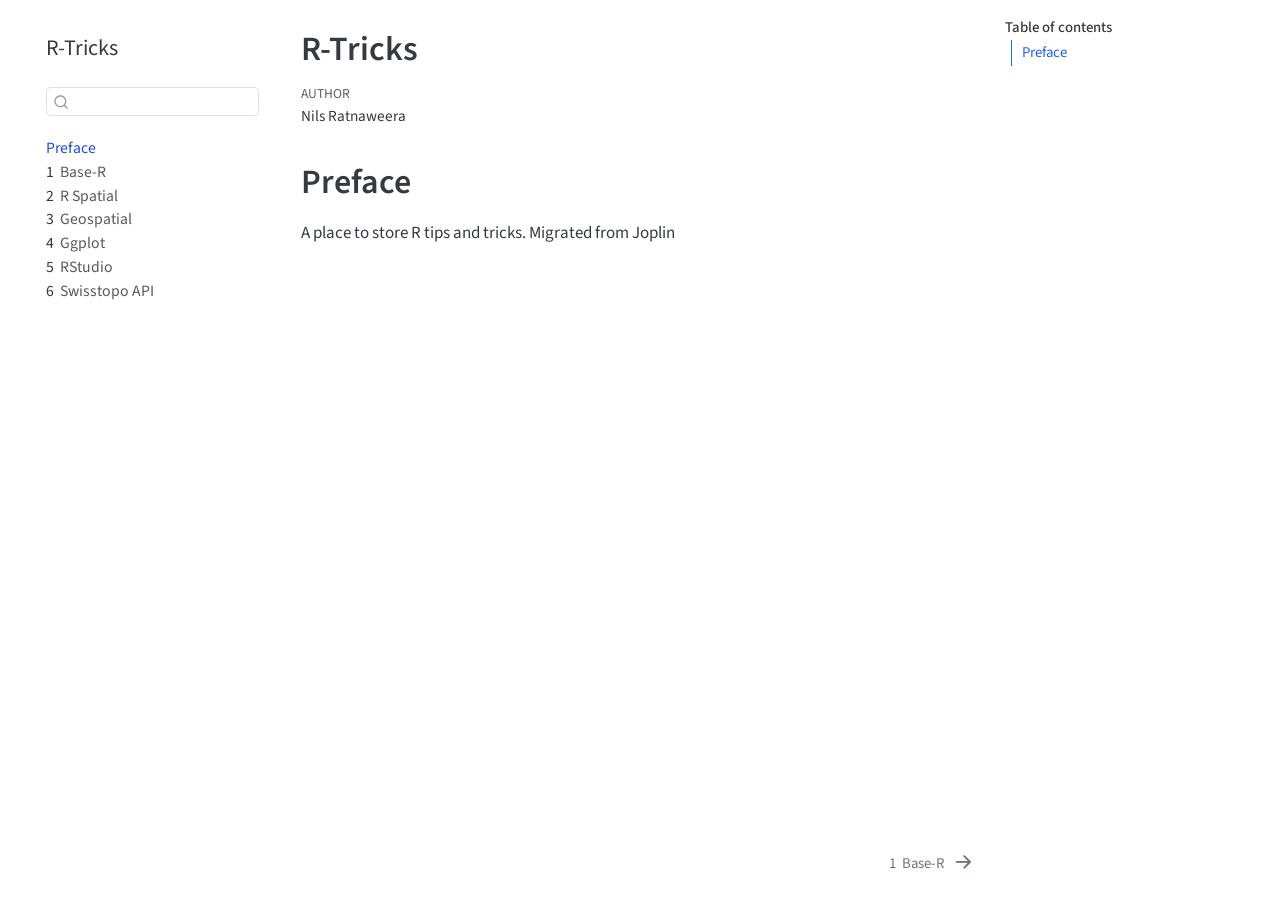
<file: index.html>
<!DOCTYPE html>
<html xmlns="http://www.w3.org/1999/xhtml" lang="en" xml:lang="en"><head>

<meta charset="utf-8">
<meta name="generator" content="quarto-1.9.11">

<meta name="viewport" content="width=device-width, initial-scale=1.0, user-scalable=yes">

<meta name="author" content="Nils Ratnaweera">

<title>R-Tricks</title>
<style>
code{white-space: pre-wrap;}
span.smallcaps{font-variant: small-caps;}
div.columns{display: flex; gap: min(4vw, 1.5em);}
div.column{flex: auto; overflow-x: auto;}
div.hanging-indent{margin-left: 1.5em; text-indent: -1.5em;}
ul.task-list{list-style: none;}
ul.task-list li input[type="checkbox"] {
  width: 0.8em;
  margin: 0 0.8em 0.2em -1em; /* quarto-specific, see https://github.com/quarto-dev/quarto-cli/issues/4556 */ 
  vertical-align: middle;
}
</style>


<script src="site_libs/quarto-nav/quarto-nav.js"></script>
<script src="site_libs/quarto-nav/headroom.min.js"></script>
<script src="site_libs/clipboard/clipboard.min.js"></script>
<script src="site_libs/quarto-search/autocomplete.umd.js"></script>
<script src="site_libs/quarto-search/fuse.min.js"></script>
<script src="site_libs/quarto-search/quarto-search.js"></script>
<meta name="quarto:offset" content="./">
<link href="./base-R.html" rel="next">
<script src="site_libs/quarto-html/quarto.js" type="module"></script>
<script src="site_libs/quarto-html/tabsets/tabsets.js" type="module"></script>
<script src="site_libs/quarto-html/axe/axe-check.js" type="module"></script>
<script src="site_libs/quarto-html/popper.min.js"></script>
<script src="site_libs/quarto-html/tippy.umd.min.js"></script>
<script src="site_libs/quarto-html/anchor.min.js"></script>
<link href="site_libs/quarto-html/tippy.css" rel="stylesheet">
<link href="site_libs/quarto-html/quarto-syntax-highlighting-a5dfee7ccc7f20503a6465e15a2cff9c.css" rel="stylesheet" id="quarto-text-highlighting-styles">
<script src="site_libs/bootstrap/bootstrap.min.js"></script>
<link href="site_libs/bootstrap/bootstrap-icons.css" rel="stylesheet">
<link href="site_libs/bootstrap/bootstrap-1b94657bcec7f050019a58791b04895b.min.css" rel="stylesheet" append-hash="true" id="quarto-bootstrap" data-mode="light">
<script id="quarto-search-options" type="application/json">{
  "location": "sidebar",
  "copy-button": false,
  "collapse-after": 3,
  "panel-placement": "start",
  "type": "textbox",
  "limit": 50,
  "keyboard-shortcut": [
    "f",
    "/",
    "s"
  ],
  "show-item-context": false,
  "language": {
    "search-no-results-text": "No results",
    "search-matching-documents-text": "matching documents",
    "search-copy-link-title": "Copy link to search",
    "search-hide-matches-text": "Hide additional matches",
    "search-more-match-text": "more match in this document",
    "search-more-matches-text": "more matches in this document",
    "search-clear-button-title": "Clear",
    "search-text-placeholder": "",
    "search-detached-cancel-button-title": "Cancel",
    "search-submit-button-title": "Submit",
    "search-label": "Search"
  }
}</script>


</head>

<body class="nav-sidebar floating quarto-light">

<div id="quarto-search-results"></div>
  <header id="quarto-header" class="headroom fixed-top">
  <nav class="quarto-secondary-nav">
    <div class="container-fluid d-flex">
      <button type="button" class="quarto-btn-toggle btn" data-bs-toggle="collapse" role="button" data-bs-target=".quarto-sidebar-collapse-item" aria-controls="quarto-sidebar" aria-expanded="false" aria-label="Toggle sidebar navigation" onclick="if (window.quartoToggleHeadroom) { window.quartoToggleHeadroom(); }">
        <i class="bi bi-layout-text-sidebar-reverse"></i>
      </button>
        <nav class="quarto-page-breadcrumbs" aria-label="breadcrumb"><ol class="breadcrumb"><li class="breadcrumb-item"><a href="./index.html">Preface</a></li></ol></nav>
        <a class="flex-grow-1" role="navigation" data-bs-toggle="collapse" data-bs-target=".quarto-sidebar-collapse-item" aria-controls="quarto-sidebar" aria-expanded="false" aria-label="Toggle sidebar navigation" onclick="if (window.quartoToggleHeadroom) { window.quartoToggleHeadroom(); }">      
        </a>
      <button type="button" class="btn quarto-search-button" aria-label="Search" onclick="window.quartoOpenSearch();">
        <i class="bi bi-search"></i>
      </button>
    </div>
  </nav>
</header>
<!-- content -->
<div id="quarto-content" class="quarto-container page-columns page-rows-contents page-layout-article">
<!-- sidebar -->
  <nav id="quarto-sidebar" class="sidebar collapse collapse-horizontal quarto-sidebar-collapse-item sidebar-navigation floating overflow-auto">
    <div class="pt-lg-2 mt-2 text-left sidebar-header">
    <div class="sidebar-title mb-0 py-0">
      <a href="./">R-Tricks</a> 
    </div>
      </div>
        <div class="mt-2 flex-shrink-0 align-items-center">
        <div class="sidebar-search">
        <div id="quarto-search" class="" title="Search"></div>
        </div>
        </div>
    <div class="sidebar-menu-container"> 
    <ul class="list-unstyled mt-1">
        <li class="sidebar-item">
  <div class="sidebar-item-container"> 
  <a href="./index.html" class="sidebar-item-text sidebar-link active">
 <span class="menu-text">Preface</span></a>
  </div>
</li>
        <li class="sidebar-item">
  <div class="sidebar-item-container"> 
  <a href="./base-R.html" class="sidebar-item-text sidebar-link">
 <span class="menu-text"><span class="chapter-number">1</span>&nbsp; <span class="chapter-title">Base-R</span></span></a>
  </div>
</li>
        <li class="sidebar-item">
  <div class="sidebar-item-container"> 
  <a href="./r-spatial.html" class="sidebar-item-text sidebar-link">
 <span class="menu-text"><span class="chapter-number">2</span>&nbsp; <span class="chapter-title">R Spatial</span></span></a>
  </div>
</li>
        <li class="sidebar-item">
  <div class="sidebar-item-container"> 
  <a href="./geospatial.html" class="sidebar-item-text sidebar-link">
 <span class="menu-text"><span class="chapter-number">3</span>&nbsp; <span class="chapter-title">Geospatial</span></span></a>
  </div>
</li>
        <li class="sidebar-item">
  <div class="sidebar-item-container"> 
  <a href="./ggplot.html" class="sidebar-item-text sidebar-link">
 <span class="menu-text"><span class="chapter-number">4</span>&nbsp; <span class="chapter-title">Ggplot</span></span></a>
  </div>
</li>
        <li class="sidebar-item">
  <div class="sidebar-item-container"> 
  <a href="./rstudio.html" class="sidebar-item-text sidebar-link">
 <span class="menu-text"><span class="chapter-number">5</span>&nbsp; <span class="chapter-title">RStudio</span></span></a>
  </div>
</li>
        <li class="sidebar-item">
  <div class="sidebar-item-container"> 
  <a href="./swisstopo-api.html" class="sidebar-item-text sidebar-link">
 <span class="menu-text"><span class="chapter-number">6</span>&nbsp; <span class="chapter-title">Swisstopo API</span></span></a>
  </div>
</li>
    </ul>
    </div>
</nav>
<div id="quarto-sidebar-glass" class="quarto-sidebar-collapse-item" data-bs-toggle="collapse" data-bs-target=".quarto-sidebar-collapse-item"></div>
<!-- margin-sidebar -->
    <div id="quarto-margin-sidebar" class="sidebar margin-sidebar">
        <nav id="TOC" role="doc-toc" class="toc-active">
    <h2 id="toc-title">Table of contents</h2>
   
  <ul>
  <li><a href="#preface" id="toc-preface" class="nav-link active" data-scroll-target="#preface">Preface</a></li>
  </ul>
</nav>
    </div>
<!-- main -->
<main class="content" id="quarto-document-content">

<header id="title-block-header" class="quarto-title-block default">
<div class="quarto-title">
<h1 class="title">R-Tricks</h1>
</div>



<div class="quarto-title-meta">

    <div>
    <div class="quarto-title-meta-heading">Author</div>
    <div class="quarto-title-meta-contents">
             <p>Nils Ratnaweera </p>
          </div>
  </div>
    
  
    
  </div>
  


</header>


<section id="preface" class="level1 unnumbered">
<h1 class="unnumbered">Preface</h1>
<p>A place to store R tips and tricks. Migrated from Joplin</p>


</section>

</main> <!-- /main -->
<script id="quarto-html-after-body" type="application/javascript">
  window.document.addEventListener("DOMContentLoaded", function (event) {
    const icon = "";
    const anchorJS = new window.AnchorJS();
    anchorJS.options = {
      placement: 'right',
      icon: icon
    };
    anchorJS.add('.anchored');
    const isCodeAnnotation = (el) => {
      for (const clz of el.classList) {
        if (clz.startsWith('code-annotation-')) {                     
          return true;
        }
      }
      return false;
    }
    const onCopySuccess = function(e) {
      // button target
      const button = e.trigger;
      // don't keep focus
      button.blur();
      // flash "checked"
      button.classList.add('code-copy-button-checked');
      var currentTitle = button.getAttribute("title");
      button.setAttribute("title", "Copied!");
      let tooltip;
      if (window.bootstrap) {
        button.setAttribute("data-bs-toggle", "tooltip");
        button.setAttribute("data-bs-placement", "left");
        button.setAttribute("data-bs-title", "Copied!");
        tooltip = new bootstrap.Tooltip(button, 
          { trigger: "manual", 
            customClass: "code-copy-button-tooltip",
            offset: [0, -8]});
        tooltip.show();    
      }
      setTimeout(function() {
        if (tooltip) {
          tooltip.hide();
          button.removeAttribute("data-bs-title");
          button.removeAttribute("data-bs-toggle");
          button.removeAttribute("data-bs-placement");
        }
        button.setAttribute("title", currentTitle);
        button.classList.remove('code-copy-button-checked');
      }, 1000);
      // clear code selection
      e.clearSelection();
    }
    const getTextToCopy = function(trigger) {
      const outerScaffold = trigger.parentElement.cloneNode(true);
      const codeEl = outerScaffold.querySelector('code');
      for (const childEl of codeEl.children) {
        if (isCodeAnnotation(childEl)) {
          childEl.remove();
        }
      }
      return codeEl.innerText;
    }
    const clipboard = new window.ClipboardJS('.code-copy-button:not([data-in-quarto-modal])', {
      text: getTextToCopy
    });
    clipboard.on('success', onCopySuccess);
    if (window.document.getElementById('quarto-embedded-source-code-modal')) {
      const clipboardModal = new window.ClipboardJS('.code-copy-button[data-in-quarto-modal]', {
        text: getTextToCopy,
        container: window.document.getElementById('quarto-embedded-source-code-modal')
      });
      clipboardModal.on('success', onCopySuccess);
    }
      var localhostRegex = new RegExp(/^(?:http|https):\/\/localhost\:?[0-9]*\//);
      var mailtoRegex = new RegExp(/^mailto:/);
        var filterRegex = new RegExp('/' + window.location.host + '/');
      var isInternal = (href) => {
          return filterRegex.test(href) || localhostRegex.test(href) || mailtoRegex.test(href);
      }
      // Inspect non-navigation links and adorn them if external
     var links = window.document.querySelectorAll('a[href]:not(.nav-link):not(.navbar-brand):not(.toc-action):not(.sidebar-link):not(.sidebar-item-toggle):not(.pagination-link):not(.no-external):not([aria-hidden]):not(.dropdown-item):not(.quarto-navigation-tool):not(.about-link)');
      for (var i=0; i<links.length; i++) {
        const link = links[i];
        if (!isInternal(link.href)) {
          // undo the damage that might have been done by quarto-nav.js in the case of
          // links that we want to consider external
          if (link.dataset.originalHref !== undefined) {
            link.href = link.dataset.originalHref;
          }
        }
      }
    function tippyHover(el, contentFn, onTriggerFn, onUntriggerFn) {
      const config = {
        allowHTML: true,
        maxWidth: 500,
        delay: 100,
        arrow: false,
        appendTo: function(el) {
            return el.parentElement;
        },
        interactive: true,
        interactiveBorder: 10,
        theme: 'quarto',
        placement: 'bottom-start',
      };
      if (contentFn) {
        config.content = contentFn;
      }
      if (onTriggerFn) {
        config.onTrigger = onTriggerFn;
      }
      if (onUntriggerFn) {
        config.onUntrigger = onUntriggerFn;
      }
      window.tippy(el, config); 
    }
    const noterefs = window.document.querySelectorAll('a[role="doc-noteref"]');
    for (var i=0; i<noterefs.length; i++) {
      const ref = noterefs[i];
      tippyHover(ref, function() {
        // use id or data attribute instead here
        let href = ref.getAttribute('data-footnote-href') || ref.getAttribute('href');
        try { href = new URL(href).hash; } catch {}
        const id = href.replace(/^#\/?/, "");
        const note = window.document.getElementById(id);
        if (note) {
          return note.innerHTML;
        } else {
          return "";
        }
      });
    }
    const xrefs = window.document.querySelectorAll('a.quarto-xref');
    const processXRef = (id, note) => {
      // Strip column container classes
      const stripColumnClz = (el) => {
        el.classList.remove("page-full", "page-columns");
        if (el.children) {
          for (const child of el.children) {
            stripColumnClz(child);
          }
        }
      }
      stripColumnClz(note)
      if (id === null || id.startsWith('sec-')) {
        // Special case sections, only their first couple elements
        const container = document.createElement("div");
        if (note.children && note.children.length > 2) {
          container.appendChild(note.children[0].cloneNode(true));
          for (let i = 1; i < note.children.length; i++) {
            const child = note.children[i];
            if (child.tagName === "P" && child.innerText === "") {
              continue;
            } else {
              container.appendChild(child.cloneNode(true));
              break;
            }
          }
          if (window.Quarto?.typesetMath) {
            window.Quarto.typesetMath(container);
          }
          return container.innerHTML
        } else {
          if (window.Quarto?.typesetMath) {
            window.Quarto.typesetMath(note);
          }
          return note.innerHTML;
        }
      } else {
        // Remove any anchor links if they are present
        const anchorLink = note.querySelector('a.anchorjs-link');
        if (anchorLink) {
          anchorLink.remove();
        }
        if (window.Quarto?.typesetMath) {
          window.Quarto.typesetMath(note);
        }
        if (note.classList.contains("callout")) {
          return note.outerHTML;
        } else {
          return note.innerHTML;
        }
      }
    }
    for (var i=0; i<xrefs.length; i++) {
      const xref = xrefs[i];
      tippyHover(xref, undefined, function(instance) {
        instance.disable();
        let url = xref.getAttribute('href');
        let hash = undefined; 
        if (url.startsWith('#')) {
          hash = url;
        } else {
          try { hash = new URL(url).hash; } catch {}
        }
        if (hash) {
          const id = hash.replace(/^#\/?/, "");
          const note = window.document.getElementById(id);
          if (note !== null) {
            try {
              const html = processXRef(id, note.cloneNode(true));
              instance.setContent(html);
            } finally {
              instance.enable();
              instance.show();
            }
          } else {
            // See if we can fetch this
            fetch(url.split('#')[0])
            .then(res => res.text())
            .then(html => {
              const parser = new DOMParser();
              const htmlDoc = parser.parseFromString(html, "text/html");
              const note = htmlDoc.getElementById(id);
              if (note !== null) {
                const html = processXRef(id, note);
                instance.setContent(html);
              } 
            }).finally(() => {
              instance.enable();
              instance.show();
            });
          }
        } else {
          // See if we can fetch a full url (with no hash to target)
          // This is a special case and we should probably do some content thinning / targeting
          fetch(url)
          .then(res => res.text())
          .then(html => {
            const parser = new DOMParser();
            const htmlDoc = parser.parseFromString(html, "text/html");
            const note = htmlDoc.querySelector('main.content');
            if (note !== null) {
              // This should only happen for chapter cross references
              // (since there is no id in the URL)
              // remove the first header
              if (note.children.length > 0 && note.children[0].tagName === "HEADER") {
                note.children[0].remove();
              }
              const html = processXRef(null, note);
              instance.setContent(html);
            } 
          }).finally(() => {
            instance.enable();
            instance.show();
          });
        }
      }, function(instance) {
      });
    }
        let selectedAnnoteEl;
        const selectorForAnnotation = ( cell, annotation) => {
          let cellAttr = 'data-code-cell="' + cell + '"';
          let lineAttr = 'data-code-annotation="' +  annotation + '"';
          const selector = 'span[' + cellAttr + '][' + lineAttr + ']';
          return selector;
        }
        const selectCodeLines = (annoteEl) => {
          const doc = window.document;
          const targetCell = annoteEl.getAttribute("data-target-cell");
          const targetAnnotation = annoteEl.getAttribute("data-target-annotation");
          const annoteSpan = window.document.querySelector(selectorForAnnotation(targetCell, targetAnnotation));
          const lines = annoteSpan.getAttribute("data-code-lines").split(",");
          const lineIds = lines.map((line) => {
            return targetCell + "-" + line;
          })
          let top = null;
          let height = null;
          let parent = null;
          if (lineIds.length > 0) {
              //compute the position of the single el (top and bottom and make a div)
              const el = window.document.getElementById(lineIds[0]);
              top = el.offsetTop;
              height = el.offsetHeight;
              parent = el.parentElement.parentElement;
            if (lineIds.length > 1) {
              const lastEl = window.document.getElementById(lineIds[lineIds.length - 1]);
              const bottom = lastEl.offsetTop + lastEl.offsetHeight;
              height = bottom - top;
            }
            if (top !== null && height !== null && parent !== null) {
              // cook up a div (if necessary) and position it 
              let div = window.document.getElementById("code-annotation-line-highlight");
              if (div === null) {
                div = window.document.createElement("div");
                div.setAttribute("id", "code-annotation-line-highlight");
                div.style.position = 'absolute';
                parent.appendChild(div);
              }
              div.style.top = top - 2 + "px";
              div.style.height = height + 4 + "px";
              div.style.left = 0;
              let gutterDiv = window.document.getElementById("code-annotation-line-highlight-gutter");
              if (gutterDiv === null) {
                gutterDiv = window.document.createElement("div");
                gutterDiv.setAttribute("id", "code-annotation-line-highlight-gutter");
                gutterDiv.style.position = 'absolute';
                const codeCell = window.document.getElementById(targetCell);
                const gutter = codeCell.querySelector('.code-annotation-gutter');
                gutter.appendChild(gutterDiv);
              }
              gutterDiv.style.top = top - 2 + "px";
              gutterDiv.style.height = height + 4 + "px";
            }
            selectedAnnoteEl = annoteEl;
          }
        };
        const unselectCodeLines = () => {
          const elementsIds = ["code-annotation-line-highlight", "code-annotation-line-highlight-gutter"];
          elementsIds.forEach((elId) => {
            const div = window.document.getElementById(elId);
            if (div) {
              div.remove();
            }
          });
          selectedAnnoteEl = undefined;
        };
          // Handle positioning of the toggle
      window.addEventListener(
        "resize",
        throttle(() => {
          elRect = undefined;
          if (selectedAnnoteEl) {
            selectCodeLines(selectedAnnoteEl);
          }
        }, 10)
      );
      function throttle(fn, ms) {
      let throttle = false;
      let timer;
        return (...args) => {
          if(!throttle) { // first call gets through
              fn.apply(this, args);
              throttle = true;
          } else { // all the others get throttled
              if(timer) clearTimeout(timer); // cancel #2
              timer = setTimeout(() => {
                fn.apply(this, args);
                timer = throttle = false;
              }, ms);
          }
        };
      }
        // Attach click handler to the DT
        const annoteDls = window.document.querySelectorAll('dt[data-target-cell]');
        for (const annoteDlNode of annoteDls) {
          annoteDlNode.addEventListener('click', (event) => {
            const clickedEl = event.target;
            if (clickedEl !== selectedAnnoteEl) {
              unselectCodeLines();
              const activeEl = window.document.querySelector('dt[data-target-cell].code-annotation-active');
              if (activeEl) {
                activeEl.classList.remove('code-annotation-active');
              }
              selectCodeLines(clickedEl);
              clickedEl.classList.add('code-annotation-active');
            } else {
              // Unselect the line
              unselectCodeLines();
              clickedEl.classList.remove('code-annotation-active');
            }
          });
        }
    const findCites = (el) => {
      const parentEl = el.parentElement;
      if (parentEl) {
        const cites = parentEl.dataset.cites;
        if (cites) {
          return {
            el,
            cites: cites.split(' ')
          };
        } else {
          return findCites(el.parentElement)
        }
      } else {
        return undefined;
      }
    };
    var bibliorefs = window.document.querySelectorAll('a[role="doc-biblioref"]');
    for (var i=0; i<bibliorefs.length; i++) {
      const ref = bibliorefs[i];
      const citeInfo = findCites(ref);
      if (citeInfo) {
        tippyHover(citeInfo.el, function() {
          var popup = window.document.createElement('div');
          citeInfo.cites.forEach(function(cite) {
            var citeDiv = window.document.createElement('div');
            citeDiv.classList.add('hanging-indent');
            citeDiv.classList.add('csl-entry');
            var biblioDiv = window.document.getElementById('ref-' + cite);
            if (biblioDiv) {
              citeDiv.innerHTML = biblioDiv.innerHTML;
            }
            popup.appendChild(citeDiv);
          });
          return popup.innerHTML;
        });
      }
    }
  });
  </script>
<nav class="page-navigation">
  <div class="nav-page nav-page-previous">
  </div>
  <div class="nav-page nav-page-next">
      <a href="./base-R.html" class="pagination-link" aria-label="Base-R">
        <span class="nav-page-text"><span class="chapter-number">1</span>&nbsp; <span class="chapter-title">Base-R</span></span> <i class="bi bi-arrow-right-short"></i>
      </a>
  </div>
</nav>
</div> <!-- /content -->




</body></html>
</file>
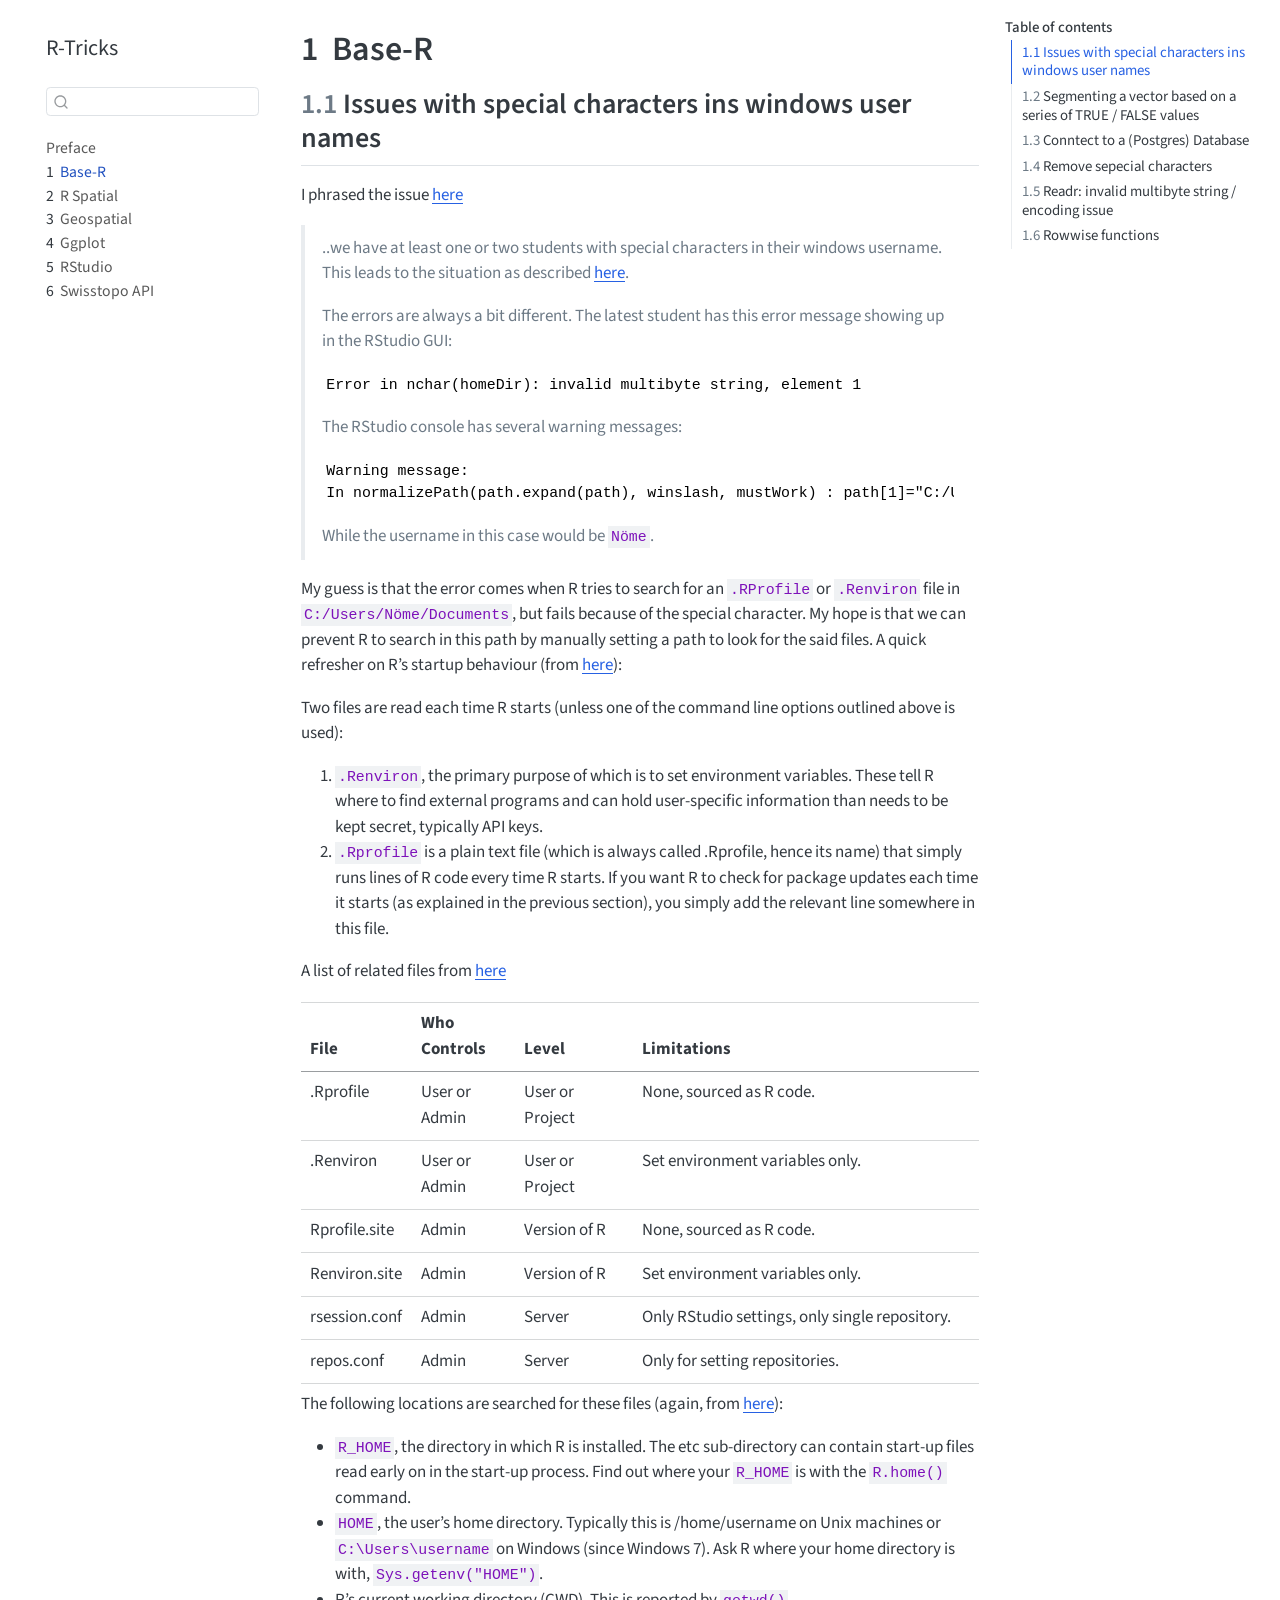
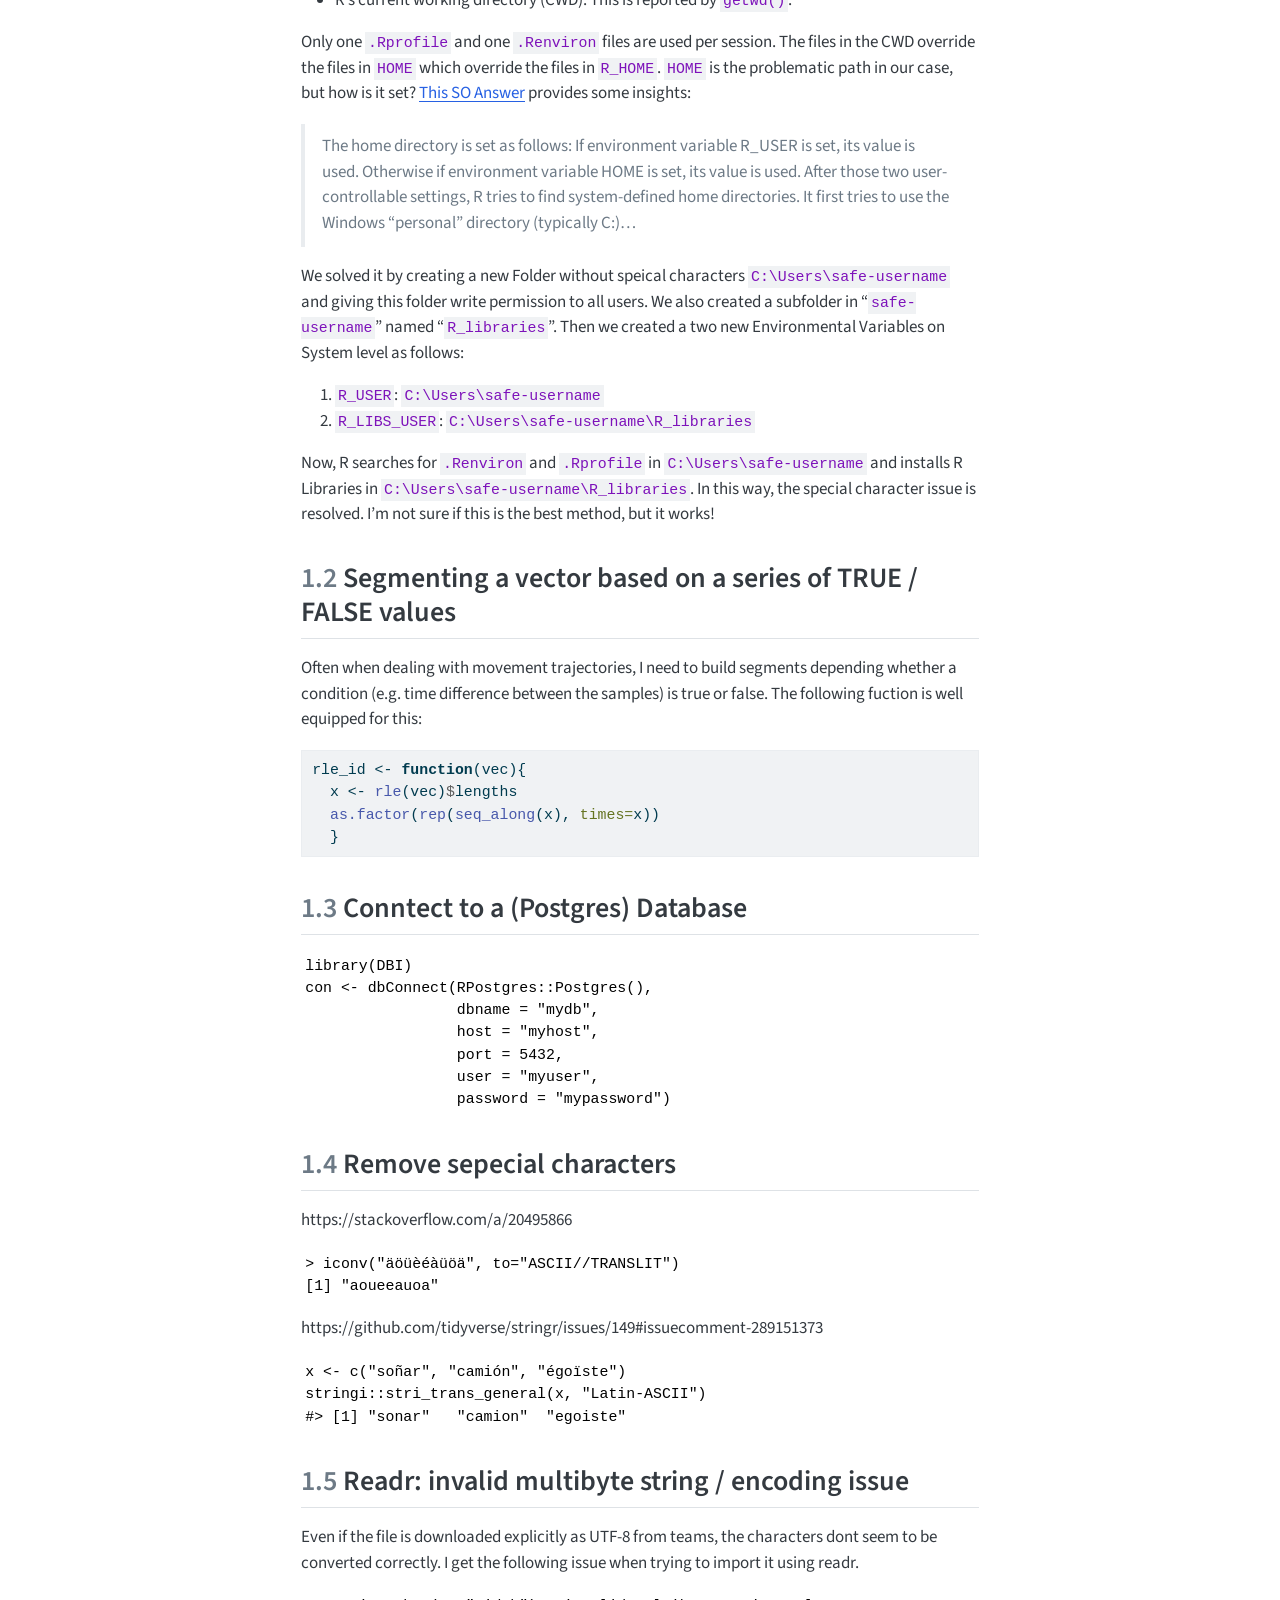
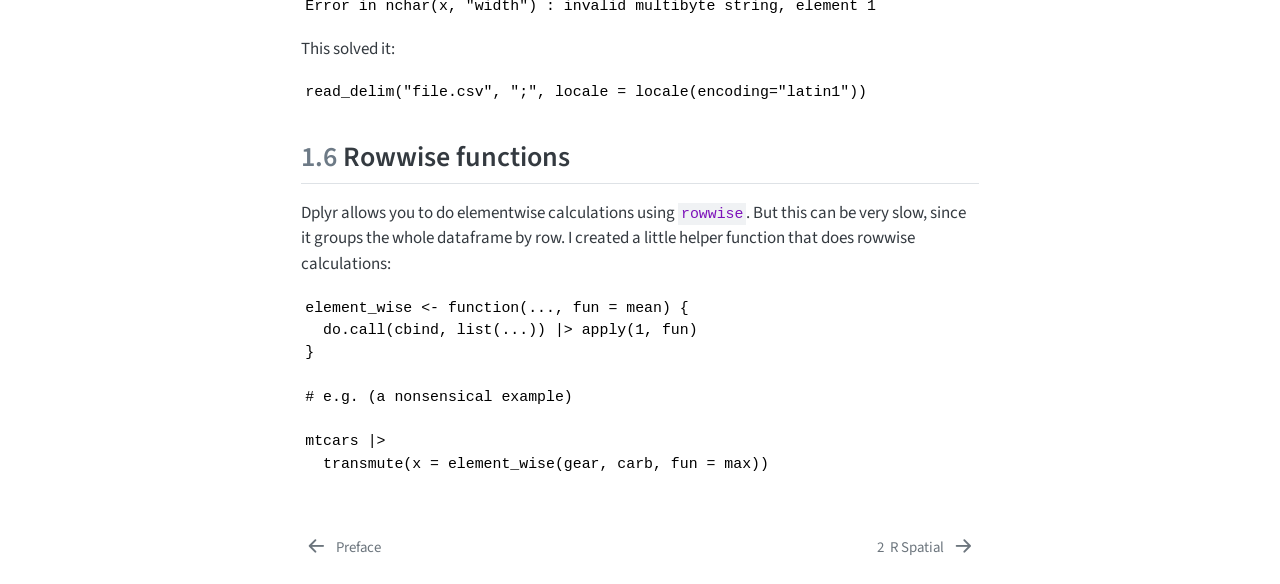
<file: base-R.html>
<!DOCTYPE html>
<html xmlns="http://www.w3.org/1999/xhtml" lang="en" xml:lang="en"><head>

<meta charset="utf-8">
<meta name="generator" content="quarto-1.9.11">

<meta name="viewport" content="width=device-width, initial-scale=1.0, user-scalable=yes">


<title>1&nbsp; Base-R – R-Tricks</title>
<style>
code{white-space: pre-wrap;}
span.smallcaps{font-variant: small-caps;}
div.columns{display: flex; gap: min(4vw, 1.5em);}
div.column{flex: auto; overflow-x: auto;}
div.hanging-indent{margin-left: 1.5em; text-indent: -1.5em;}
ul.task-list{list-style: none;}
ul.task-list li input[type="checkbox"] {
  width: 0.8em;
  margin: 0 0.8em 0.2em -1em; /* quarto-specific, see https://github.com/quarto-dev/quarto-cli/issues/4556 */ 
  vertical-align: middle;
}
/* CSS for syntax highlighting */
html { -webkit-text-size-adjust: 100%; }
pre > code.sourceCode { white-space: pre; position: relative; }
pre > code.sourceCode > span { display: inline-block; line-height: 1.25; }
pre > code.sourceCode > span:empty { height: 1.2em; }
.sourceCode { overflow: visible; }
code.sourceCode > span { color: inherit; text-decoration: inherit; }
div.sourceCode { margin: 1em 0; }
pre.sourceCode { margin: 0; }
@media screen {
div.sourceCode { overflow: auto; }
}
@media print {
pre > code.sourceCode { white-space: pre-wrap; }
pre > code.sourceCode > span { text-indent: -5em; padding-left: 5em; }
}
pre.numberSource code
  { counter-reset: source-line 0; }
pre.numberSource code > span
  { position: relative; left: -4em; counter-increment: source-line; }
pre.numberSource code > span > a:first-child::before
  { content: counter(source-line);
    position: relative; left: -1em; text-align: right; vertical-align: baseline;
    border: none; display: inline-block;
    -webkit-touch-callout: none; -webkit-user-select: none;
    -khtml-user-select: none; -moz-user-select: none;
    -ms-user-select: none; user-select: none;
    padding: 0 4px; width: 4em;
  }
pre.numberSource { margin-left: 3em;  padding-left: 4px; }
div.sourceCode
  {   }
@media screen {
pre > code.sourceCode > span > a:first-child::before { text-decoration: underline; }
}
</style>


<script src="site_libs/quarto-nav/quarto-nav.js"></script>
<script src="site_libs/quarto-nav/headroom.min.js"></script>
<script src="site_libs/clipboard/clipboard.min.js"></script>
<script src="site_libs/quarto-search/autocomplete.umd.js"></script>
<script src="site_libs/quarto-search/fuse.min.js"></script>
<script src="site_libs/quarto-search/quarto-search.js"></script>
<meta name="quarto:offset" content="./">
<link href="./r-spatial.html" rel="next">
<link href="./index.html" rel="prev">
<script src="site_libs/quarto-html/quarto.js" type="module"></script>
<script src="site_libs/quarto-html/tabsets/tabsets.js" type="module"></script>
<script src="site_libs/quarto-html/axe/axe-check.js" type="module"></script>
<script src="site_libs/quarto-html/popper.min.js"></script>
<script src="site_libs/quarto-html/tippy.umd.min.js"></script>
<script src="site_libs/quarto-html/anchor.min.js"></script>
<link href="site_libs/quarto-html/tippy.css" rel="stylesheet">
<link href="site_libs/quarto-html/quarto-syntax-highlighting-a5dfee7ccc7f20503a6465e15a2cff9c.css" rel="stylesheet" id="quarto-text-highlighting-styles">
<script src="site_libs/bootstrap/bootstrap.min.js"></script>
<link href="site_libs/bootstrap/bootstrap-icons.css" rel="stylesheet">
<link href="site_libs/bootstrap/bootstrap-1b94657bcec7f050019a58791b04895b.min.css" rel="stylesheet" append-hash="true" id="quarto-bootstrap" data-mode="light">
<script id="quarto-search-options" type="application/json">{
  "location": "sidebar",
  "copy-button": false,
  "collapse-after": 3,
  "panel-placement": "start",
  "type": "textbox",
  "limit": 50,
  "keyboard-shortcut": [
    "f",
    "/",
    "s"
  ],
  "show-item-context": false,
  "language": {
    "search-no-results-text": "No results",
    "search-matching-documents-text": "matching documents",
    "search-copy-link-title": "Copy link to search",
    "search-hide-matches-text": "Hide additional matches",
    "search-more-match-text": "more match in this document",
    "search-more-matches-text": "more matches in this document",
    "search-clear-button-title": "Clear",
    "search-text-placeholder": "",
    "search-detached-cancel-button-title": "Cancel",
    "search-submit-button-title": "Submit",
    "search-label": "Search"
  }
}</script>


</head>

<body class="nav-sidebar floating quarto-light">

<div id="quarto-search-results"></div>
  <header id="quarto-header" class="headroom fixed-top">
  <nav class="quarto-secondary-nav">
    <div class="container-fluid d-flex">
      <button type="button" class="quarto-btn-toggle btn" data-bs-toggle="collapse" role="button" data-bs-target=".quarto-sidebar-collapse-item" aria-controls="quarto-sidebar" aria-expanded="false" aria-label="Toggle sidebar navigation" onclick="if (window.quartoToggleHeadroom) { window.quartoToggleHeadroom(); }">
        <i class="bi bi-layout-text-sidebar-reverse"></i>
      </button>
        <nav class="quarto-page-breadcrumbs" aria-label="breadcrumb"><ol class="breadcrumb"><li class="breadcrumb-item"><a href="./base-R.html"><span class="chapter-number">1</span>&nbsp; <span class="chapter-title">Base-R</span></a></li></ol></nav>
        <a class="flex-grow-1" role="navigation" data-bs-toggle="collapse" data-bs-target=".quarto-sidebar-collapse-item" aria-controls="quarto-sidebar" aria-expanded="false" aria-label="Toggle sidebar navigation" onclick="if (window.quartoToggleHeadroom) { window.quartoToggleHeadroom(); }">      
        </a>
      <button type="button" class="btn quarto-search-button" aria-label="Search" onclick="window.quartoOpenSearch();">
        <i class="bi bi-search"></i>
      </button>
    </div>
  </nav>
</header>
<!-- content -->
<div id="quarto-content" class="quarto-container page-columns page-rows-contents page-layout-article">
<!-- sidebar -->
  <nav id="quarto-sidebar" class="sidebar collapse collapse-horizontal quarto-sidebar-collapse-item sidebar-navigation floating overflow-auto">
    <div class="pt-lg-2 mt-2 text-left sidebar-header">
    <div class="sidebar-title mb-0 py-0">
      <a href="./">R-Tricks</a> 
    </div>
      </div>
        <div class="mt-2 flex-shrink-0 align-items-center">
        <div class="sidebar-search">
        <div id="quarto-search" class="" title="Search"></div>
        </div>
        </div>
    <div class="sidebar-menu-container"> 
    <ul class="list-unstyled mt-1">
        <li class="sidebar-item">
  <div class="sidebar-item-container"> 
  <a href="./index.html" class="sidebar-item-text sidebar-link">
 <span class="menu-text">Preface</span></a>
  </div>
</li>
        <li class="sidebar-item">
  <div class="sidebar-item-container"> 
  <a href="./base-R.html" class="sidebar-item-text sidebar-link active">
 <span class="menu-text"><span class="chapter-number">1</span>&nbsp; <span class="chapter-title">Base-R</span></span></a>
  </div>
</li>
        <li class="sidebar-item">
  <div class="sidebar-item-container"> 
  <a href="./r-spatial.html" class="sidebar-item-text sidebar-link">
 <span class="menu-text"><span class="chapter-number">2</span>&nbsp; <span class="chapter-title">R Spatial</span></span></a>
  </div>
</li>
        <li class="sidebar-item">
  <div class="sidebar-item-container"> 
  <a href="./geospatial.html" class="sidebar-item-text sidebar-link">
 <span class="menu-text"><span class="chapter-number">3</span>&nbsp; <span class="chapter-title">Geospatial</span></span></a>
  </div>
</li>
        <li class="sidebar-item">
  <div class="sidebar-item-container"> 
  <a href="./ggplot.html" class="sidebar-item-text sidebar-link">
 <span class="menu-text"><span class="chapter-number">4</span>&nbsp; <span class="chapter-title">Ggplot</span></span></a>
  </div>
</li>
        <li class="sidebar-item">
  <div class="sidebar-item-container"> 
  <a href="./rstudio.html" class="sidebar-item-text sidebar-link">
 <span class="menu-text"><span class="chapter-number">5</span>&nbsp; <span class="chapter-title">RStudio</span></span></a>
  </div>
</li>
        <li class="sidebar-item">
  <div class="sidebar-item-container"> 
  <a href="./swisstopo-api.html" class="sidebar-item-text sidebar-link">
 <span class="menu-text"><span class="chapter-number">6</span>&nbsp; <span class="chapter-title">Swisstopo API</span></span></a>
  </div>
</li>
    </ul>
    </div>
</nav>
<div id="quarto-sidebar-glass" class="quarto-sidebar-collapse-item" data-bs-toggle="collapse" data-bs-target=".quarto-sidebar-collapse-item"></div>
<!-- margin-sidebar -->
    <div id="quarto-margin-sidebar" class="sidebar margin-sidebar">
        <nav id="TOC" role="doc-toc" class="toc-active">
    <h2 id="toc-title">Table of contents</h2>
   
  <ul>
  <li><a href="#issues-with-special-characters-ins-windows-user-names" id="toc-issues-with-special-characters-ins-windows-user-names" class="nav-link active" data-scroll-target="#issues-with-special-characters-ins-windows-user-names"><span class="header-section-number">1.1</span> Issues with special characters ins windows user names</a></li>
  <li><a href="#segmenting-a-vector-based-on-a-series-of-true-false-values" id="toc-segmenting-a-vector-based-on-a-series-of-true-false-values" class="nav-link" data-scroll-target="#segmenting-a-vector-based-on-a-series-of-true-false-values"><span class="header-section-number">1.2</span> Segmenting a vector based on a series of TRUE / FALSE values</a></li>
  <li><a href="#conntect-to-a-postgres-database" id="toc-conntect-to-a-postgres-database" class="nav-link" data-scroll-target="#conntect-to-a-postgres-database"><span class="header-section-number">1.3</span> Conntect to a (Postgres) Database</a></li>
  <li><a href="#remove-sepecial-characters" id="toc-remove-sepecial-characters" class="nav-link" data-scroll-target="#remove-sepecial-characters"><span class="header-section-number">1.4</span> Remove sepecial characters</a></li>
  <li><a href="#readr-invalid-multibyte-string-encoding-issue" id="toc-readr-invalid-multibyte-string-encoding-issue" class="nav-link" data-scroll-target="#readr-invalid-multibyte-string-encoding-issue"><span class="header-section-number">1.5</span> Readr: invalid multibyte string / encoding issue</a></li>
  <li><a href="#rowwise-functions" id="toc-rowwise-functions" class="nav-link" data-scroll-target="#rowwise-functions"><span class="header-section-number">1.6</span> Rowwise functions</a></li>
  </ul>
</nav>
    </div>
<!-- main -->
<main class="content" id="quarto-document-content">

<header id="title-block-header" class="quarto-title-block default">
<div class="quarto-title">
<h1 class="title"><span class="chapter-number">1</span>&nbsp; <span class="chapter-title">Base-R</span></h1>
</div>



<div class="quarto-title-meta">

    
  
    
  </div>
  


</header>


<section id="issues-with-special-characters-ins-windows-user-names" class="level2" data-number="1.1">
<h2 data-number="1.1" class="anchored" data-anchor-id="issues-with-special-characters-ins-windows-user-names"><span class="header-section-number">1.1</span> Issues with special characters ins windows user names</h2>
<p>I phrased the issue <a href="https://community.rstudio.com/t/rstudio-issues-with-special-characters-in-windows-user-name/148334">here</a></p>
<blockquote class="blockquote">
<p>..we have at least one or two students with special characters in their windows username. This leads to the situation as described <a href="https://community.rstudio.com/t/hello-there-im-having-a-error-message-that-i-cant-understand/137805/4?u=rata">here</a>.</p>
<p>The errors are always a bit different. The latest student has this error message showing up in the RStudio GUI:</p>
<pre><code>Error in nchar(homeDir): invalid multibyte string, element 1</code></pre>
<p>The RStudio console has several warning messages:</p>
<pre><code>Warning message:
In normalizePath(path.expand(path), winslash, mustWork) : path[1]="C:/Users/N�me/Documents</code></pre>
<p>While the username in this case would be <code>Nöme</code>.</p>
</blockquote>
<p>My guess is that the error comes when R tries to search for an <code>.RProfile</code> or <code>.Renviron</code> file in <code>C:/Users/Nöme/Documents</code>, but fails because of the special character. My hope is that we can prevent R to search in this path by manually setting a path to look for the said files. A quick refresher on R’s startup behaviour (from <a href="https://csgillespie.github.io/efficientR/set-up.html">here</a>):</p>
<p>Two files are read each time R starts (unless one of the command line options outlined above is used):</p>
<ol type="1">
<li><code>.Renviron</code>, the primary purpose of which is to set environment variables. These tell R where to find external programs and can hold user-specific information than needs to be kept secret, typically API keys.</li>
<li><code>.Rprofile</code> is a plain text file (which is always called .Rprofile, hence its name) that simply runs lines of R code every time R starts. If you want R to check for package updates each time it starts (as explained in the previous section), you simply add the relevant line somewhere in this file.</li>
</ol>
<p>A list of related files from <a href="https://support.rstudio.com/hc/en-us/articles/360047157094-Managing-R-with-Rprofile-Renviron-Rprofile-site-Renviron-site-rsession-conf-and-repos-conf">here</a></p>
<table class="caption-top table">
<colgroup>
<col style="width: 15%">
<col style="width: 15%">
<col style="width: 17%">
<col style="width: 50%">
</colgroup>
<thead>
<tr class="header">
<th>File</th>
<th>Who Controls</th>
<th>Level</th>
<th>Limitations</th>
</tr>
</thead>
<tbody>
<tr class="odd">
<td>.Rprofile</td>
<td>User or Admin</td>
<td>User or Project</td>
<td>None, sourced as R code.</td>
</tr>
<tr class="even">
<td>.Renviron</td>
<td>User or Admin</td>
<td>User or Project</td>
<td>Set environment variables only.</td>
</tr>
<tr class="odd">
<td>Rprofile.site</td>
<td>Admin</td>
<td>Version of R</td>
<td>None, sourced as R code.</td>
</tr>
<tr class="even">
<td>Renviron.site</td>
<td>Admin</td>
<td>Version of R</td>
<td>Set environment variables only.</td>
</tr>
<tr class="odd">
<td>rsession.conf</td>
<td>Admin</td>
<td>Server</td>
<td>Only RStudio settings, only single repository.</td>
</tr>
<tr class="even">
<td>repos.conf</td>
<td>Admin</td>
<td>Server</td>
<td>Only for setting repositories.</td>
</tr>
</tbody>
</table>
<p>The following locations are searched for these files (again, from <a href="https://csgillespie.github.io/efficientR/set-up.html">here</a>):</p>
<ul>
<li><code>R_HOME</code>, the directory in which R is installed. The etc sub-directory can contain start-up files read early on in the start-up process. Find out where your <code>R_HOME</code> is with the <code>R.home()</code> command.</li>
<li><code>HOME</code>, the user’s home directory. Typically this is /home/username on Unix machines or <code>C:\Users\username</code> on Windows (since Windows 7). Ask R where your home directory is with, <code>Sys.getenv("HOME")</code>.</li>
<li>R’s current working directory (CWD). This is reported by <code>getwd()</code>.</li>
</ul>
<p>Only one <code>.Rprofile</code> and one <code>.Renviron</code> files are used per session. The files in the CWD override the files in <code>HOME</code> which override the files in <code>R_HOME</code>. <code>HOME</code> is the problematic path in our case, but how is it set? <a href="https://stackoverflow.com/a/53671435/4139249">This SO Answer</a> provides some insights:</p>
<blockquote class="blockquote">
<p>The home directory is set as follows: If environment variable R_USER is set, its value is used. Otherwise if environment variable HOME is set, its value is used. After those two user-controllable settings, R tries to find system-defined home directories. It first tries to use the Windows “personal” directory (typically C:)…</p>
</blockquote>
<p>We solved it by creating a new Folder without speical characters <code>C:\Users\safe-username</code> and giving this folder write permission to all users. We also created a subfolder in “<code>safe-username</code>” named “<code>R_libraries</code>”. Then we created a two new Environmental Variables on System level as follows:</p>
<ol type="1">
<li><code>R_USER</code>: <code>C:\Users\safe-username</code></li>
<li><code>R_LIBS_USER</code>: <code>C:\Users\safe-username\R_libraries</code></li>
</ol>
<p>Now, R searches for <code>.Renviron</code> and <code>.Rprofile</code> in <code>C:\Users\safe-username</code> and installs R Libraries in <code>C:\Users\safe-username\R_libraries</code>. In this way, the special character issue is resolved. I’m not sure if this is the best method, but it works!</p>
</section>
<section id="segmenting-a-vector-based-on-a-series-of-true-false-values" class="level2" data-number="1.2">
<h2 data-number="1.2" class="anchored" data-anchor-id="segmenting-a-vector-based-on-a-series-of-true-false-values"><span class="header-section-number">1.2</span> Segmenting a vector based on a series of TRUE / FALSE values</h2>
<p>Often when dealing with movement trajectories, I need to build segments depending whether a condition (e.g.&nbsp;time difference between the samples) is true or false. The following fuction is well equipped for this:</p>
<div class="code-copy-outer-scaffold"><div class="sourceCode" id="cb3"><pre class="sourceCode r code-with-copy"><code class="sourceCode r"><span id="cb3-1"><a href="#cb3-1" aria-hidden="true" tabindex="-1"></a>rle_id <span class="ot">&lt;-</span> <span class="cf">function</span>(vec){</span>
<span id="cb3-2"><a href="#cb3-2" aria-hidden="true" tabindex="-1"></a>  x <span class="ot">&lt;-</span> <span class="fu">rle</span>(vec)<span class="sc">$</span>lengths</span>
<span id="cb3-3"><a href="#cb3-3" aria-hidden="true" tabindex="-1"></a>  <span class="fu">as.factor</span>(<span class="fu">rep</span>(<span class="fu">seq_along</span>(x), <span class="at">times=</span>x))</span>
<span id="cb3-4"><a href="#cb3-4" aria-hidden="true" tabindex="-1"></a>  }</span></code></pre></div><button title="Copy to Clipboard" class="code-copy-button"><i class="bi"></i></button></div>
</section>
<section id="conntect-to-a-postgres-database" class="level2" data-number="1.3">
<h2 data-number="1.3" class="anchored" data-anchor-id="conntect-to-a-postgres-database"><span class="header-section-number">1.3</span> Conntect to a (Postgres) Database</h2>
<pre><code>library(DBI)
con &lt;- dbConnect(RPostgres::Postgres(),
                 dbname = "mydb",
                 host = "myhost",
                 port = 5432,
                 user = "myuser",
                 password = "mypassword")</code></pre>
</section>
<section id="remove-sepecial-characters" class="level2" data-number="1.4">
<h2 data-number="1.4" class="anchored" data-anchor-id="remove-sepecial-characters"><span class="header-section-number">1.4</span> Remove sepecial characters</h2>
<p>https://stackoverflow.com/a/20495866</p>
<pre><code>&gt; iconv("äöüèéàüöä", to="ASCII//TRANSLIT")
[1] "aoueeauoa"</code></pre>
<p>https://github.com/tidyverse/stringr/issues/149#issuecomment-289151373</p>
<pre><code>x &lt;- c("soñar", "camión", "égoïste")
stringi::stri_trans_general(x, "Latin-ASCII")
#&gt; [1] "sonar"   "camion"  "egoiste"</code></pre>
</section>
<section id="readr-invalid-multibyte-string-encoding-issue" class="level2" data-number="1.5">
<h2 data-number="1.5" class="anchored" data-anchor-id="readr-invalid-multibyte-string-encoding-issue"><span class="header-section-number">1.5</span> Readr: invalid multibyte string / encoding issue</h2>
<p>Even if the file is downloaded explicitly as UTF-8 from teams, the characters dont seem to be converted correctly. I get the following issue when trying to import it using readr.</p>
<pre><code>Error in nchar(x, "width") : invalid multibyte string, element 1</code></pre>
<p>This solved it:</p>
<pre><code>read_delim("file.csv", ";", locale = locale(encoding="latin1"))</code></pre>
</section>
<section id="rowwise-functions" class="level2" data-number="1.6">
<h2 data-number="1.6" class="anchored" data-anchor-id="rowwise-functions"><span class="header-section-number">1.6</span> Rowwise functions</h2>
<p>Dplyr allows you to do elementwise calculations using <code>rowwise</code>. But this can be very slow, since it groups the whole dataframe by row. I created a little helper function that does rowwise calculations:</p>
<pre><code>element_wise &lt;- function(..., fun = mean) {
  do.call(cbind, list(...)) |&gt; apply(1, fun)
}

# e.g. (a nonsensical example)

mtcars |&gt; 
  transmute(x = element_wise(gear, carb, fun = max))</code></pre>


</section>

</main> <!-- /main -->
<script id="quarto-html-after-body" type="application/javascript">
  window.document.addEventListener("DOMContentLoaded", function (event) {
    const icon = "";
    const anchorJS = new window.AnchorJS();
    anchorJS.options = {
      placement: 'right',
      icon: icon
    };
    anchorJS.add('.anchored');
    const isCodeAnnotation = (el) => {
      for (const clz of el.classList) {
        if (clz.startsWith('code-annotation-')) {                     
          return true;
        }
      }
      return false;
    }
    const onCopySuccess = function(e) {
      // button target
      const button = e.trigger;
      // don't keep focus
      button.blur();
      // flash "checked"
      button.classList.add('code-copy-button-checked');
      var currentTitle = button.getAttribute("title");
      button.setAttribute("title", "Copied!");
      let tooltip;
      if (window.bootstrap) {
        button.setAttribute("data-bs-toggle", "tooltip");
        button.setAttribute("data-bs-placement", "left");
        button.setAttribute("data-bs-title", "Copied!");
        tooltip = new bootstrap.Tooltip(button, 
          { trigger: "manual", 
            customClass: "code-copy-button-tooltip",
            offset: [0, -8]});
        tooltip.show();    
      }
      setTimeout(function() {
        if (tooltip) {
          tooltip.hide();
          button.removeAttribute("data-bs-title");
          button.removeAttribute("data-bs-toggle");
          button.removeAttribute("data-bs-placement");
        }
        button.setAttribute("title", currentTitle);
        button.classList.remove('code-copy-button-checked');
      }, 1000);
      // clear code selection
      e.clearSelection();
    }
    const getTextToCopy = function(trigger) {
      const outerScaffold = trigger.parentElement.cloneNode(true);
      const codeEl = outerScaffold.querySelector('code');
      for (const childEl of codeEl.children) {
        if (isCodeAnnotation(childEl)) {
          childEl.remove();
        }
      }
      return codeEl.innerText;
    }
    const clipboard = new window.ClipboardJS('.code-copy-button:not([data-in-quarto-modal])', {
      text: getTextToCopy
    });
    clipboard.on('success', onCopySuccess);
    if (window.document.getElementById('quarto-embedded-source-code-modal')) {
      const clipboardModal = new window.ClipboardJS('.code-copy-button[data-in-quarto-modal]', {
        text: getTextToCopy,
        container: window.document.getElementById('quarto-embedded-source-code-modal')
      });
      clipboardModal.on('success', onCopySuccess);
    }
      var localhostRegex = new RegExp(/^(?:http|https):\/\/localhost\:?[0-9]*\//);
      var mailtoRegex = new RegExp(/^mailto:/);
        var filterRegex = new RegExp('/' + window.location.host + '/');
      var isInternal = (href) => {
          return filterRegex.test(href) || localhostRegex.test(href) || mailtoRegex.test(href);
      }
      // Inspect non-navigation links and adorn them if external
     var links = window.document.querySelectorAll('a[href]:not(.nav-link):not(.navbar-brand):not(.toc-action):not(.sidebar-link):not(.sidebar-item-toggle):not(.pagination-link):not(.no-external):not([aria-hidden]):not(.dropdown-item):not(.quarto-navigation-tool):not(.about-link)');
      for (var i=0; i<links.length; i++) {
        const link = links[i];
        if (!isInternal(link.href)) {
          // undo the damage that might have been done by quarto-nav.js in the case of
          // links that we want to consider external
          if (link.dataset.originalHref !== undefined) {
            link.href = link.dataset.originalHref;
          }
        }
      }
    function tippyHover(el, contentFn, onTriggerFn, onUntriggerFn) {
      const config = {
        allowHTML: true,
        maxWidth: 500,
        delay: 100,
        arrow: false,
        appendTo: function(el) {
            return el.parentElement;
        },
        interactive: true,
        interactiveBorder: 10,
        theme: 'quarto',
        placement: 'bottom-start',
      };
      if (contentFn) {
        config.content = contentFn;
      }
      if (onTriggerFn) {
        config.onTrigger = onTriggerFn;
      }
      if (onUntriggerFn) {
        config.onUntrigger = onUntriggerFn;
      }
      window.tippy(el, config); 
    }
    const noterefs = window.document.querySelectorAll('a[role="doc-noteref"]');
    for (var i=0; i<noterefs.length; i++) {
      const ref = noterefs[i];
      tippyHover(ref, function() {
        // use id or data attribute instead here
        let href = ref.getAttribute('data-footnote-href') || ref.getAttribute('href');
        try { href = new URL(href).hash; } catch {}
        const id = href.replace(/^#\/?/, "");
        const note = window.document.getElementById(id);
        if (note) {
          return note.innerHTML;
        } else {
          return "";
        }
      });
    }
    const xrefs = window.document.querySelectorAll('a.quarto-xref');
    const processXRef = (id, note) => {
      // Strip column container classes
      const stripColumnClz = (el) => {
        el.classList.remove("page-full", "page-columns");
        if (el.children) {
          for (const child of el.children) {
            stripColumnClz(child);
          }
        }
      }
      stripColumnClz(note)
      if (id === null || id.startsWith('sec-')) {
        // Special case sections, only their first couple elements
        const container = document.createElement("div");
        if (note.children && note.children.length > 2) {
          container.appendChild(note.children[0].cloneNode(true));
          for (let i = 1; i < note.children.length; i++) {
            const child = note.children[i];
            if (child.tagName === "P" && child.innerText === "") {
              continue;
            } else {
              container.appendChild(child.cloneNode(true));
              break;
            }
          }
          if (window.Quarto?.typesetMath) {
            window.Quarto.typesetMath(container);
          }
          return container.innerHTML
        } else {
          if (window.Quarto?.typesetMath) {
            window.Quarto.typesetMath(note);
          }
          return note.innerHTML;
        }
      } else {
        // Remove any anchor links if they are present
        const anchorLink = note.querySelector('a.anchorjs-link');
        if (anchorLink) {
          anchorLink.remove();
        }
        if (window.Quarto?.typesetMath) {
          window.Quarto.typesetMath(note);
        }
        if (note.classList.contains("callout")) {
          return note.outerHTML;
        } else {
          return note.innerHTML;
        }
      }
    }
    for (var i=0; i<xrefs.length; i++) {
      const xref = xrefs[i];
      tippyHover(xref, undefined, function(instance) {
        instance.disable();
        let url = xref.getAttribute('href');
        let hash = undefined; 
        if (url.startsWith('#')) {
          hash = url;
        } else {
          try { hash = new URL(url).hash; } catch {}
        }
        if (hash) {
          const id = hash.replace(/^#\/?/, "");
          const note = window.document.getElementById(id);
          if (note !== null) {
            try {
              const html = processXRef(id, note.cloneNode(true));
              instance.setContent(html);
            } finally {
              instance.enable();
              instance.show();
            }
          } else {
            // See if we can fetch this
            fetch(url.split('#')[0])
            .then(res => res.text())
            .then(html => {
              const parser = new DOMParser();
              const htmlDoc = parser.parseFromString(html, "text/html");
              const note = htmlDoc.getElementById(id);
              if (note !== null) {
                const html = processXRef(id, note);
                instance.setContent(html);
              } 
            }).finally(() => {
              instance.enable();
              instance.show();
            });
          }
        } else {
          // See if we can fetch a full url (with no hash to target)
          // This is a special case and we should probably do some content thinning / targeting
          fetch(url)
          .then(res => res.text())
          .then(html => {
            const parser = new DOMParser();
            const htmlDoc = parser.parseFromString(html, "text/html");
            const note = htmlDoc.querySelector('main.content');
            if (note !== null) {
              // This should only happen for chapter cross references
              // (since there is no id in the URL)
              // remove the first header
              if (note.children.length > 0 && note.children[0].tagName === "HEADER") {
                note.children[0].remove();
              }
              const html = processXRef(null, note);
              instance.setContent(html);
            } 
          }).finally(() => {
            instance.enable();
            instance.show();
          });
        }
      }, function(instance) {
      });
    }
        let selectedAnnoteEl;
        const selectorForAnnotation = ( cell, annotation) => {
          let cellAttr = 'data-code-cell="' + cell + '"';
          let lineAttr = 'data-code-annotation="' +  annotation + '"';
          const selector = 'span[' + cellAttr + '][' + lineAttr + ']';
          return selector;
        }
        const selectCodeLines = (annoteEl) => {
          const doc = window.document;
          const targetCell = annoteEl.getAttribute("data-target-cell");
          const targetAnnotation = annoteEl.getAttribute("data-target-annotation");
          const annoteSpan = window.document.querySelector(selectorForAnnotation(targetCell, targetAnnotation));
          const lines = annoteSpan.getAttribute("data-code-lines").split(",");
          const lineIds = lines.map((line) => {
            return targetCell + "-" + line;
          })
          let top = null;
          let height = null;
          let parent = null;
          if (lineIds.length > 0) {
              //compute the position of the single el (top and bottom and make a div)
              const el = window.document.getElementById(lineIds[0]);
              top = el.offsetTop;
              height = el.offsetHeight;
              parent = el.parentElement.parentElement;
            if (lineIds.length > 1) {
              const lastEl = window.document.getElementById(lineIds[lineIds.length - 1]);
              const bottom = lastEl.offsetTop + lastEl.offsetHeight;
              height = bottom - top;
            }
            if (top !== null && height !== null && parent !== null) {
              // cook up a div (if necessary) and position it 
              let div = window.document.getElementById("code-annotation-line-highlight");
              if (div === null) {
                div = window.document.createElement("div");
                div.setAttribute("id", "code-annotation-line-highlight");
                div.style.position = 'absolute';
                parent.appendChild(div);
              }
              div.style.top = top - 2 + "px";
              div.style.height = height + 4 + "px";
              div.style.left = 0;
              let gutterDiv = window.document.getElementById("code-annotation-line-highlight-gutter");
              if (gutterDiv === null) {
                gutterDiv = window.document.createElement("div");
                gutterDiv.setAttribute("id", "code-annotation-line-highlight-gutter");
                gutterDiv.style.position = 'absolute';
                const codeCell = window.document.getElementById(targetCell);
                const gutter = codeCell.querySelector('.code-annotation-gutter');
                gutter.appendChild(gutterDiv);
              }
              gutterDiv.style.top = top - 2 + "px";
              gutterDiv.style.height = height + 4 + "px";
            }
            selectedAnnoteEl = annoteEl;
          }
        };
        const unselectCodeLines = () => {
          const elementsIds = ["code-annotation-line-highlight", "code-annotation-line-highlight-gutter"];
          elementsIds.forEach((elId) => {
            const div = window.document.getElementById(elId);
            if (div) {
              div.remove();
            }
          });
          selectedAnnoteEl = undefined;
        };
          // Handle positioning of the toggle
      window.addEventListener(
        "resize",
        throttle(() => {
          elRect = undefined;
          if (selectedAnnoteEl) {
            selectCodeLines(selectedAnnoteEl);
          }
        }, 10)
      );
      function throttle(fn, ms) {
      let throttle = false;
      let timer;
        return (...args) => {
          if(!throttle) { // first call gets through
              fn.apply(this, args);
              throttle = true;
          } else { // all the others get throttled
              if(timer) clearTimeout(timer); // cancel #2
              timer = setTimeout(() => {
                fn.apply(this, args);
                timer = throttle = false;
              }, ms);
          }
        };
      }
        // Attach click handler to the DT
        const annoteDls = window.document.querySelectorAll('dt[data-target-cell]');
        for (const annoteDlNode of annoteDls) {
          annoteDlNode.addEventListener('click', (event) => {
            const clickedEl = event.target;
            if (clickedEl !== selectedAnnoteEl) {
              unselectCodeLines();
              const activeEl = window.document.querySelector('dt[data-target-cell].code-annotation-active');
              if (activeEl) {
                activeEl.classList.remove('code-annotation-active');
              }
              selectCodeLines(clickedEl);
              clickedEl.classList.add('code-annotation-active');
            } else {
              // Unselect the line
              unselectCodeLines();
              clickedEl.classList.remove('code-annotation-active');
            }
          });
        }
    const findCites = (el) => {
      const parentEl = el.parentElement;
      if (parentEl) {
        const cites = parentEl.dataset.cites;
        if (cites) {
          return {
            el,
            cites: cites.split(' ')
          };
        } else {
          return findCites(el.parentElement)
        }
      } else {
        return undefined;
      }
    };
    var bibliorefs = window.document.querySelectorAll('a[role="doc-biblioref"]');
    for (var i=0; i<bibliorefs.length; i++) {
      const ref = bibliorefs[i];
      const citeInfo = findCites(ref);
      if (citeInfo) {
        tippyHover(citeInfo.el, function() {
          var popup = window.document.createElement('div');
          citeInfo.cites.forEach(function(cite) {
            var citeDiv = window.document.createElement('div');
            citeDiv.classList.add('hanging-indent');
            citeDiv.classList.add('csl-entry');
            var biblioDiv = window.document.getElementById('ref-' + cite);
            if (biblioDiv) {
              citeDiv.innerHTML = biblioDiv.innerHTML;
            }
            popup.appendChild(citeDiv);
          });
          return popup.innerHTML;
        });
      }
    }
  });
  </script>
<nav class="page-navigation">
  <div class="nav-page nav-page-previous">
      <a href="./index.html" class="pagination-link" aria-label="Preface">
        <i class="bi bi-arrow-left-short"></i> <span class="nav-page-text">Preface</span>
      </a>          
  </div>
  <div class="nav-page nav-page-next">
      <a href="./r-spatial.html" class="pagination-link" aria-label="R Spatial">
        <span class="nav-page-text"><span class="chapter-number">2</span>&nbsp; <span class="chapter-title">R Spatial</span></span> <i class="bi bi-arrow-right-short"></i>
      </a>
  </div>
</nav>
</div> <!-- /content -->




</body></html>
</file>
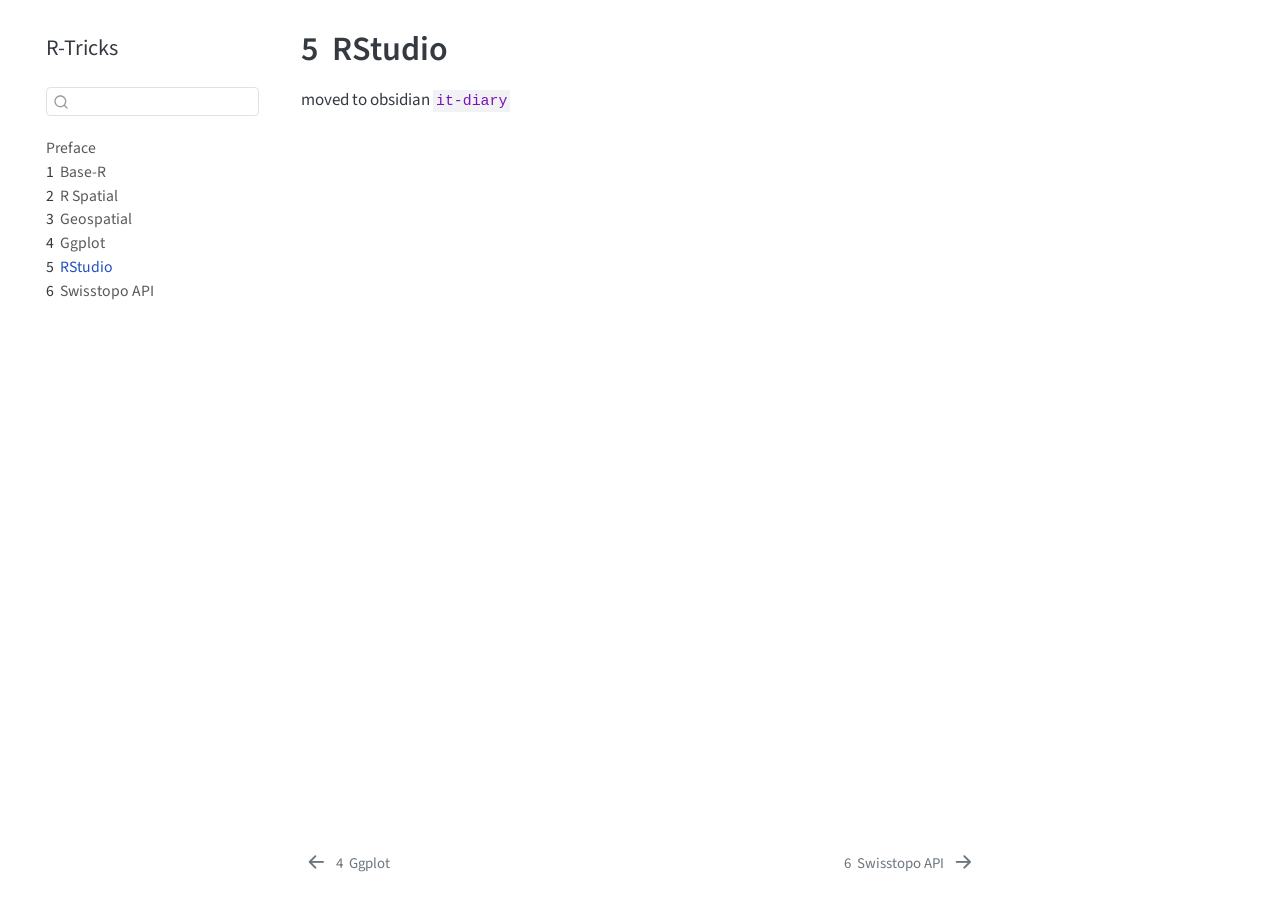
<file: rstudio.html>
<!DOCTYPE html>
<html xmlns="http://www.w3.org/1999/xhtml" lang="en" xml:lang="en"><head>

<meta charset="utf-8">
<meta name="generator" content="quarto-1.9.11">

<meta name="viewport" content="width=device-width, initial-scale=1.0, user-scalable=yes">


<title>5&nbsp; RStudio – R-Tricks</title>
<style>
code{white-space: pre-wrap;}
span.smallcaps{font-variant: small-caps;}
div.columns{display: flex; gap: min(4vw, 1.5em);}
div.column{flex: auto; overflow-x: auto;}
div.hanging-indent{margin-left: 1.5em; text-indent: -1.5em;}
ul.task-list{list-style: none;}
ul.task-list li input[type="checkbox"] {
  width: 0.8em;
  margin: 0 0.8em 0.2em -1em; /* quarto-specific, see https://github.com/quarto-dev/quarto-cli/issues/4556 */ 
  vertical-align: middle;
}
</style>


<script src="site_libs/quarto-nav/quarto-nav.js"></script>
<script src="site_libs/quarto-nav/headroom.min.js"></script>
<script src="site_libs/clipboard/clipboard.min.js"></script>
<script src="site_libs/quarto-search/autocomplete.umd.js"></script>
<script src="site_libs/quarto-search/fuse.min.js"></script>
<script src="site_libs/quarto-search/quarto-search.js"></script>
<meta name="quarto:offset" content="./">
<link href="./swisstopo-api.html" rel="next">
<link href="./ggplot.html" rel="prev">
<script src="site_libs/quarto-html/quarto.js" type="module"></script>
<script src="site_libs/quarto-html/tabsets/tabsets.js" type="module"></script>
<script src="site_libs/quarto-html/axe/axe-check.js" type="module"></script>
<script src="site_libs/quarto-html/popper.min.js"></script>
<script src="site_libs/quarto-html/tippy.umd.min.js"></script>
<script src="site_libs/quarto-html/anchor.min.js"></script>
<link href="site_libs/quarto-html/tippy.css" rel="stylesheet">
<link href="site_libs/quarto-html/quarto-syntax-highlighting-a5dfee7ccc7f20503a6465e15a2cff9c.css" rel="stylesheet" id="quarto-text-highlighting-styles">
<script src="site_libs/bootstrap/bootstrap.min.js"></script>
<link href="site_libs/bootstrap/bootstrap-icons.css" rel="stylesheet">
<link href="site_libs/bootstrap/bootstrap-1b94657bcec7f050019a58791b04895b.min.css" rel="stylesheet" append-hash="true" id="quarto-bootstrap" data-mode="light">
<script id="quarto-search-options" type="application/json">{
  "location": "sidebar",
  "copy-button": false,
  "collapse-after": 3,
  "panel-placement": "start",
  "type": "textbox",
  "limit": 50,
  "keyboard-shortcut": [
    "f",
    "/",
    "s"
  ],
  "show-item-context": false,
  "language": {
    "search-no-results-text": "No results",
    "search-matching-documents-text": "matching documents",
    "search-copy-link-title": "Copy link to search",
    "search-hide-matches-text": "Hide additional matches",
    "search-more-match-text": "more match in this document",
    "search-more-matches-text": "more matches in this document",
    "search-clear-button-title": "Clear",
    "search-text-placeholder": "",
    "search-detached-cancel-button-title": "Cancel",
    "search-submit-button-title": "Submit",
    "search-label": "Search"
  }
}</script>


</head>

<body class="nav-sidebar floating quarto-light">

<div id="quarto-search-results"></div>
  <header id="quarto-header" class="headroom fixed-top">
  <nav class="quarto-secondary-nav">
    <div class="container-fluid d-flex">
      <button type="button" class="quarto-btn-toggle btn" data-bs-toggle="collapse" role="button" data-bs-target=".quarto-sidebar-collapse-item" aria-controls="quarto-sidebar" aria-expanded="false" aria-label="Toggle sidebar navigation" onclick="if (window.quartoToggleHeadroom) { window.quartoToggleHeadroom(); }">
        <i class="bi bi-layout-text-sidebar-reverse"></i>
      </button>
        <nav class="quarto-page-breadcrumbs" aria-label="breadcrumb"><ol class="breadcrumb"><li class="breadcrumb-item"><a href="./rstudio.html"><span class="chapter-number">5</span>&nbsp; <span class="chapter-title">RStudio</span></a></li></ol></nav>
        <a class="flex-grow-1" role="navigation" data-bs-toggle="collapse" data-bs-target=".quarto-sidebar-collapse-item" aria-controls="quarto-sidebar" aria-expanded="false" aria-label="Toggle sidebar navigation" onclick="if (window.quartoToggleHeadroom) { window.quartoToggleHeadroom(); }">      
        </a>
      <button type="button" class="btn quarto-search-button" aria-label="Search" onclick="window.quartoOpenSearch();">
        <i class="bi bi-search"></i>
      </button>
    </div>
  </nav>
</header>
<!-- content -->
<div id="quarto-content" class="quarto-container page-columns page-rows-contents page-layout-article">
<!-- sidebar -->
  <nav id="quarto-sidebar" class="sidebar collapse collapse-horizontal quarto-sidebar-collapse-item sidebar-navigation floating overflow-auto">
    <div class="pt-lg-2 mt-2 text-left sidebar-header">
    <div class="sidebar-title mb-0 py-0">
      <a href="./">R-Tricks</a> 
    </div>
      </div>
        <div class="mt-2 flex-shrink-0 align-items-center">
        <div class="sidebar-search">
        <div id="quarto-search" class="" title="Search"></div>
        </div>
        </div>
    <div class="sidebar-menu-container"> 
    <ul class="list-unstyled mt-1">
        <li class="sidebar-item">
  <div class="sidebar-item-container"> 
  <a href="./index.html" class="sidebar-item-text sidebar-link">
 <span class="menu-text">Preface</span></a>
  </div>
</li>
        <li class="sidebar-item">
  <div class="sidebar-item-container"> 
  <a href="./base-R.html" class="sidebar-item-text sidebar-link">
 <span class="menu-text"><span class="chapter-number">1</span>&nbsp; <span class="chapter-title">Base-R</span></span></a>
  </div>
</li>
        <li class="sidebar-item">
  <div class="sidebar-item-container"> 
  <a href="./r-spatial.html" class="sidebar-item-text sidebar-link">
 <span class="menu-text"><span class="chapter-number">2</span>&nbsp; <span class="chapter-title">R Spatial</span></span></a>
  </div>
</li>
        <li class="sidebar-item">
  <div class="sidebar-item-container"> 
  <a href="./geospatial.html" class="sidebar-item-text sidebar-link">
 <span class="menu-text"><span class="chapter-number">3</span>&nbsp; <span class="chapter-title">Geospatial</span></span></a>
  </div>
</li>
        <li class="sidebar-item">
  <div class="sidebar-item-container"> 
  <a href="./ggplot.html" class="sidebar-item-text sidebar-link">
 <span class="menu-text"><span class="chapter-number">4</span>&nbsp; <span class="chapter-title">Ggplot</span></span></a>
  </div>
</li>
        <li class="sidebar-item">
  <div class="sidebar-item-container"> 
  <a href="./rstudio.html" class="sidebar-item-text sidebar-link active">
 <span class="menu-text"><span class="chapter-number">5</span>&nbsp; <span class="chapter-title">RStudio</span></span></a>
  </div>
</li>
        <li class="sidebar-item">
  <div class="sidebar-item-container"> 
  <a href="./swisstopo-api.html" class="sidebar-item-text sidebar-link">
 <span class="menu-text"><span class="chapter-number">6</span>&nbsp; <span class="chapter-title">Swisstopo API</span></span></a>
  </div>
</li>
    </ul>
    </div>
</nav>
<div id="quarto-sidebar-glass" class="quarto-sidebar-collapse-item" data-bs-toggle="collapse" data-bs-target=".quarto-sidebar-collapse-item"></div>
<!-- margin-sidebar -->
    <div id="quarto-margin-sidebar" class="sidebar margin-sidebar zindex-bottom">
        
    </div>
<!-- main -->
<main class="content" id="quarto-document-content">

<header id="title-block-header" class="quarto-title-block default">
<div class="quarto-title">
<h1 class="title"><span class="chapter-number">5</span>&nbsp; <span class="chapter-title">RStudio</span></h1>
</div>



<div class="quarto-title-meta">

    
  
    
  </div>
  


</header>


<p>moved to obsidian <code>it-diary</code></p>



</main> <!-- /main -->
<script id="quarto-html-after-body" type="application/javascript">
  window.document.addEventListener("DOMContentLoaded", function (event) {
    const icon = "";
    const anchorJS = new window.AnchorJS();
    anchorJS.options = {
      placement: 'right',
      icon: icon
    };
    anchorJS.add('.anchored');
    const isCodeAnnotation = (el) => {
      for (const clz of el.classList) {
        if (clz.startsWith('code-annotation-')) {                     
          return true;
        }
      }
      return false;
    }
    const onCopySuccess = function(e) {
      // button target
      const button = e.trigger;
      // don't keep focus
      button.blur();
      // flash "checked"
      button.classList.add('code-copy-button-checked');
      var currentTitle = button.getAttribute("title");
      button.setAttribute("title", "Copied!");
      let tooltip;
      if (window.bootstrap) {
        button.setAttribute("data-bs-toggle", "tooltip");
        button.setAttribute("data-bs-placement", "left");
        button.setAttribute("data-bs-title", "Copied!");
        tooltip = new bootstrap.Tooltip(button, 
          { trigger: "manual", 
            customClass: "code-copy-button-tooltip",
            offset: [0, -8]});
        tooltip.show();    
      }
      setTimeout(function() {
        if (tooltip) {
          tooltip.hide();
          button.removeAttribute("data-bs-title");
          button.removeAttribute("data-bs-toggle");
          button.removeAttribute("data-bs-placement");
        }
        button.setAttribute("title", currentTitle);
        button.classList.remove('code-copy-button-checked');
      }, 1000);
      // clear code selection
      e.clearSelection();
    }
    const getTextToCopy = function(trigger) {
      const outerScaffold = trigger.parentElement.cloneNode(true);
      const codeEl = outerScaffold.querySelector('code');
      for (const childEl of codeEl.children) {
        if (isCodeAnnotation(childEl)) {
          childEl.remove();
        }
      }
      return codeEl.innerText;
    }
    const clipboard = new window.ClipboardJS('.code-copy-button:not([data-in-quarto-modal])', {
      text: getTextToCopy
    });
    clipboard.on('success', onCopySuccess);
    if (window.document.getElementById('quarto-embedded-source-code-modal')) {
      const clipboardModal = new window.ClipboardJS('.code-copy-button[data-in-quarto-modal]', {
        text: getTextToCopy,
        container: window.document.getElementById('quarto-embedded-source-code-modal')
      });
      clipboardModal.on('success', onCopySuccess);
    }
      var localhostRegex = new RegExp(/^(?:http|https):\/\/localhost\:?[0-9]*\//);
      var mailtoRegex = new RegExp(/^mailto:/);
        var filterRegex = new RegExp('/' + window.location.host + '/');
      var isInternal = (href) => {
          return filterRegex.test(href) || localhostRegex.test(href) || mailtoRegex.test(href);
      }
      // Inspect non-navigation links and adorn them if external
     var links = window.document.querySelectorAll('a[href]:not(.nav-link):not(.navbar-brand):not(.toc-action):not(.sidebar-link):not(.sidebar-item-toggle):not(.pagination-link):not(.no-external):not([aria-hidden]):not(.dropdown-item):not(.quarto-navigation-tool):not(.about-link)');
      for (var i=0; i<links.length; i++) {
        const link = links[i];
        if (!isInternal(link.href)) {
          // undo the damage that might have been done by quarto-nav.js in the case of
          // links that we want to consider external
          if (link.dataset.originalHref !== undefined) {
            link.href = link.dataset.originalHref;
          }
        }
      }
    function tippyHover(el, contentFn, onTriggerFn, onUntriggerFn) {
      const config = {
        allowHTML: true,
        maxWidth: 500,
        delay: 100,
        arrow: false,
        appendTo: function(el) {
            return el.parentElement;
        },
        interactive: true,
        interactiveBorder: 10,
        theme: 'quarto',
        placement: 'bottom-start',
      };
      if (contentFn) {
        config.content = contentFn;
      }
      if (onTriggerFn) {
        config.onTrigger = onTriggerFn;
      }
      if (onUntriggerFn) {
        config.onUntrigger = onUntriggerFn;
      }
      window.tippy(el, config); 
    }
    const noterefs = window.document.querySelectorAll('a[role="doc-noteref"]');
    for (var i=0; i<noterefs.length; i++) {
      const ref = noterefs[i];
      tippyHover(ref, function() {
        // use id or data attribute instead here
        let href = ref.getAttribute('data-footnote-href') || ref.getAttribute('href');
        try { href = new URL(href).hash; } catch {}
        const id = href.replace(/^#\/?/, "");
        const note = window.document.getElementById(id);
        if (note) {
          return note.innerHTML;
        } else {
          return "";
        }
      });
    }
    const xrefs = window.document.querySelectorAll('a.quarto-xref');
    const processXRef = (id, note) => {
      // Strip column container classes
      const stripColumnClz = (el) => {
        el.classList.remove("page-full", "page-columns");
        if (el.children) {
          for (const child of el.children) {
            stripColumnClz(child);
          }
        }
      }
      stripColumnClz(note)
      if (id === null || id.startsWith('sec-')) {
        // Special case sections, only their first couple elements
        const container = document.createElement("div");
        if (note.children && note.children.length > 2) {
          container.appendChild(note.children[0].cloneNode(true));
          for (let i = 1; i < note.children.length; i++) {
            const child = note.children[i];
            if (child.tagName === "P" && child.innerText === "") {
              continue;
            } else {
              container.appendChild(child.cloneNode(true));
              break;
            }
          }
          if (window.Quarto?.typesetMath) {
            window.Quarto.typesetMath(container);
          }
          return container.innerHTML
        } else {
          if (window.Quarto?.typesetMath) {
            window.Quarto.typesetMath(note);
          }
          return note.innerHTML;
        }
      } else {
        // Remove any anchor links if they are present
        const anchorLink = note.querySelector('a.anchorjs-link');
        if (anchorLink) {
          anchorLink.remove();
        }
        if (window.Quarto?.typesetMath) {
          window.Quarto.typesetMath(note);
        }
        if (note.classList.contains("callout")) {
          return note.outerHTML;
        } else {
          return note.innerHTML;
        }
      }
    }
    for (var i=0; i<xrefs.length; i++) {
      const xref = xrefs[i];
      tippyHover(xref, undefined, function(instance) {
        instance.disable();
        let url = xref.getAttribute('href');
        let hash = undefined; 
        if (url.startsWith('#')) {
          hash = url;
        } else {
          try { hash = new URL(url).hash; } catch {}
        }
        if (hash) {
          const id = hash.replace(/^#\/?/, "");
          const note = window.document.getElementById(id);
          if (note !== null) {
            try {
              const html = processXRef(id, note.cloneNode(true));
              instance.setContent(html);
            } finally {
              instance.enable();
              instance.show();
            }
          } else {
            // See if we can fetch this
            fetch(url.split('#')[0])
            .then(res => res.text())
            .then(html => {
              const parser = new DOMParser();
              const htmlDoc = parser.parseFromString(html, "text/html");
              const note = htmlDoc.getElementById(id);
              if (note !== null) {
                const html = processXRef(id, note);
                instance.setContent(html);
              } 
            }).finally(() => {
              instance.enable();
              instance.show();
            });
          }
        } else {
          // See if we can fetch a full url (with no hash to target)
          // This is a special case and we should probably do some content thinning / targeting
          fetch(url)
          .then(res => res.text())
          .then(html => {
            const parser = new DOMParser();
            const htmlDoc = parser.parseFromString(html, "text/html");
            const note = htmlDoc.querySelector('main.content');
            if (note !== null) {
              // This should only happen for chapter cross references
              // (since there is no id in the URL)
              // remove the first header
              if (note.children.length > 0 && note.children[0].tagName === "HEADER") {
                note.children[0].remove();
              }
              const html = processXRef(null, note);
              instance.setContent(html);
            } 
          }).finally(() => {
            instance.enable();
            instance.show();
          });
        }
      }, function(instance) {
      });
    }
        let selectedAnnoteEl;
        const selectorForAnnotation = ( cell, annotation) => {
          let cellAttr = 'data-code-cell="' + cell + '"';
          let lineAttr = 'data-code-annotation="' +  annotation + '"';
          const selector = 'span[' + cellAttr + '][' + lineAttr + ']';
          return selector;
        }
        const selectCodeLines = (annoteEl) => {
          const doc = window.document;
          const targetCell = annoteEl.getAttribute("data-target-cell");
          const targetAnnotation = annoteEl.getAttribute("data-target-annotation");
          const annoteSpan = window.document.querySelector(selectorForAnnotation(targetCell, targetAnnotation));
          const lines = annoteSpan.getAttribute("data-code-lines").split(",");
          const lineIds = lines.map((line) => {
            return targetCell + "-" + line;
          })
          let top = null;
          let height = null;
          let parent = null;
          if (lineIds.length > 0) {
              //compute the position of the single el (top and bottom and make a div)
              const el = window.document.getElementById(lineIds[0]);
              top = el.offsetTop;
              height = el.offsetHeight;
              parent = el.parentElement.parentElement;
            if (lineIds.length > 1) {
              const lastEl = window.document.getElementById(lineIds[lineIds.length - 1]);
              const bottom = lastEl.offsetTop + lastEl.offsetHeight;
              height = bottom - top;
            }
            if (top !== null && height !== null && parent !== null) {
              // cook up a div (if necessary) and position it 
              let div = window.document.getElementById("code-annotation-line-highlight");
              if (div === null) {
                div = window.document.createElement("div");
                div.setAttribute("id", "code-annotation-line-highlight");
                div.style.position = 'absolute';
                parent.appendChild(div);
              }
              div.style.top = top - 2 + "px";
              div.style.height = height + 4 + "px";
              div.style.left = 0;
              let gutterDiv = window.document.getElementById("code-annotation-line-highlight-gutter");
              if (gutterDiv === null) {
                gutterDiv = window.document.createElement("div");
                gutterDiv.setAttribute("id", "code-annotation-line-highlight-gutter");
                gutterDiv.style.position = 'absolute';
                const codeCell = window.document.getElementById(targetCell);
                const gutter = codeCell.querySelector('.code-annotation-gutter');
                gutter.appendChild(gutterDiv);
              }
              gutterDiv.style.top = top - 2 + "px";
              gutterDiv.style.height = height + 4 + "px";
            }
            selectedAnnoteEl = annoteEl;
          }
        };
        const unselectCodeLines = () => {
          const elementsIds = ["code-annotation-line-highlight", "code-annotation-line-highlight-gutter"];
          elementsIds.forEach((elId) => {
            const div = window.document.getElementById(elId);
            if (div) {
              div.remove();
            }
          });
          selectedAnnoteEl = undefined;
        };
          // Handle positioning of the toggle
      window.addEventListener(
        "resize",
        throttle(() => {
          elRect = undefined;
          if (selectedAnnoteEl) {
            selectCodeLines(selectedAnnoteEl);
          }
        }, 10)
      );
      function throttle(fn, ms) {
      let throttle = false;
      let timer;
        return (...args) => {
          if(!throttle) { // first call gets through
              fn.apply(this, args);
              throttle = true;
          } else { // all the others get throttled
              if(timer) clearTimeout(timer); // cancel #2
              timer = setTimeout(() => {
                fn.apply(this, args);
                timer = throttle = false;
              }, ms);
          }
        };
      }
        // Attach click handler to the DT
        const annoteDls = window.document.querySelectorAll('dt[data-target-cell]');
        for (const annoteDlNode of annoteDls) {
          annoteDlNode.addEventListener('click', (event) => {
            const clickedEl = event.target;
            if (clickedEl !== selectedAnnoteEl) {
              unselectCodeLines();
              const activeEl = window.document.querySelector('dt[data-target-cell].code-annotation-active');
              if (activeEl) {
                activeEl.classList.remove('code-annotation-active');
              }
              selectCodeLines(clickedEl);
              clickedEl.classList.add('code-annotation-active');
            } else {
              // Unselect the line
              unselectCodeLines();
              clickedEl.classList.remove('code-annotation-active');
            }
          });
        }
    const findCites = (el) => {
      const parentEl = el.parentElement;
      if (parentEl) {
        const cites = parentEl.dataset.cites;
        if (cites) {
          return {
            el,
            cites: cites.split(' ')
          };
        } else {
          return findCites(el.parentElement)
        }
      } else {
        return undefined;
      }
    };
    var bibliorefs = window.document.querySelectorAll('a[role="doc-biblioref"]');
    for (var i=0; i<bibliorefs.length; i++) {
      const ref = bibliorefs[i];
      const citeInfo = findCites(ref);
      if (citeInfo) {
        tippyHover(citeInfo.el, function() {
          var popup = window.document.createElement('div');
          citeInfo.cites.forEach(function(cite) {
            var citeDiv = window.document.createElement('div');
            citeDiv.classList.add('hanging-indent');
            citeDiv.classList.add('csl-entry');
            var biblioDiv = window.document.getElementById('ref-' + cite);
            if (biblioDiv) {
              citeDiv.innerHTML = biblioDiv.innerHTML;
            }
            popup.appendChild(citeDiv);
          });
          return popup.innerHTML;
        });
      }
    }
  });
  </script>
<nav class="page-navigation">
  <div class="nav-page nav-page-previous">
      <a href="./ggplot.html" class="pagination-link" aria-label="Ggplot">
        <i class="bi bi-arrow-left-short"></i> <span class="nav-page-text"><span class="chapter-number">4</span>&nbsp; <span class="chapter-title">Ggplot</span></span>
      </a>          
  </div>
  <div class="nav-page nav-page-next">
      <a href="./swisstopo-api.html" class="pagination-link" aria-label="Swisstopo API">
        <span class="nav-page-text"><span class="chapter-number">6</span>&nbsp; <span class="chapter-title">Swisstopo API</span></span> <i class="bi bi-arrow-right-short"></i>
      </a>
  </div>
</nav>
</div> <!-- /content -->




</body></html>
</file>
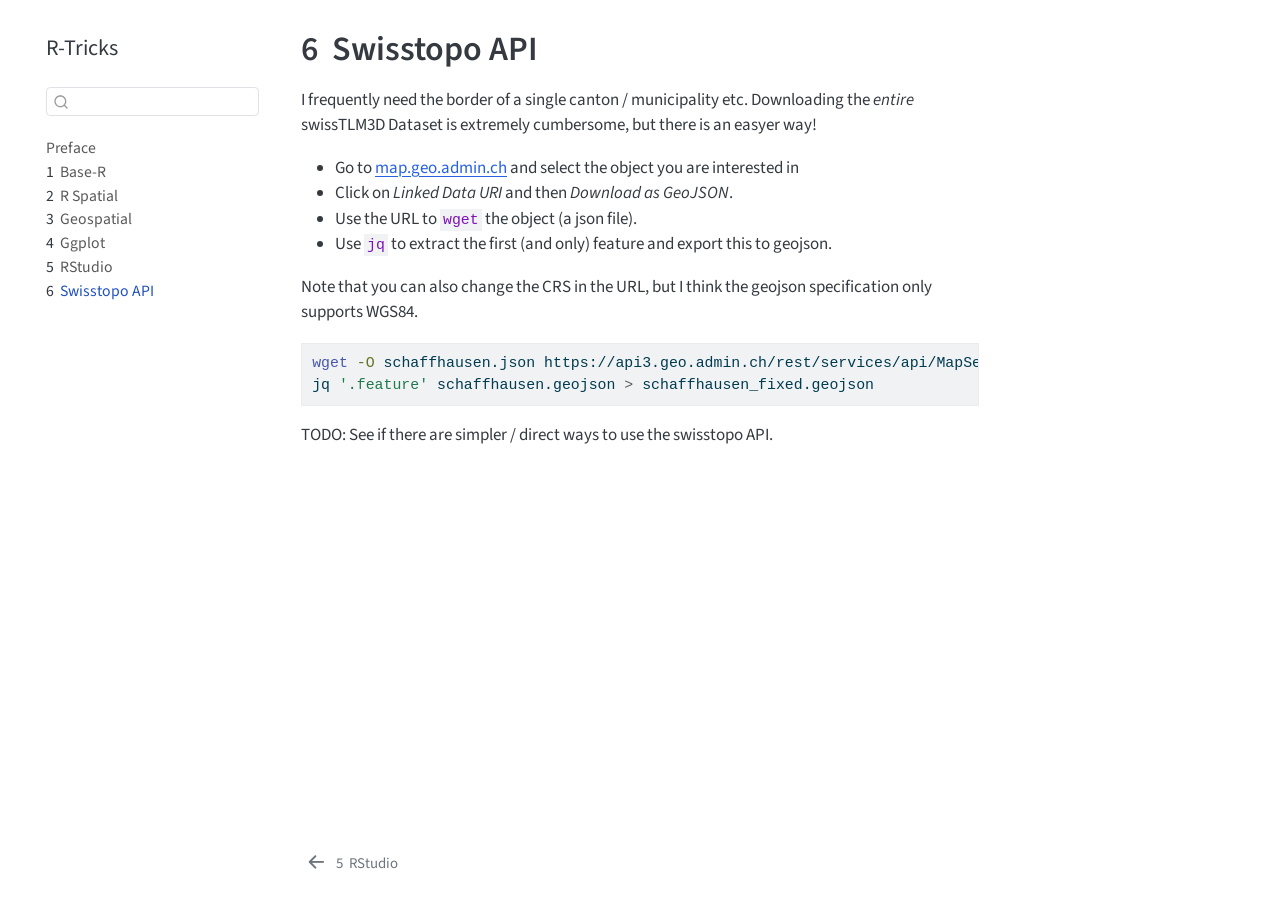
<file: swisstopo-api.html>
<!DOCTYPE html>
<html xmlns="http://www.w3.org/1999/xhtml" lang="en" xml:lang="en"><head>

<meta charset="utf-8">
<meta name="generator" content="quarto-1.9.11">

<meta name="viewport" content="width=device-width, initial-scale=1.0, user-scalable=yes">


<title>6&nbsp; Swisstopo API – R-Tricks</title>
<style>
code{white-space: pre-wrap;}
span.smallcaps{font-variant: small-caps;}
div.columns{display: flex; gap: min(4vw, 1.5em);}
div.column{flex: auto; overflow-x: auto;}
div.hanging-indent{margin-left: 1.5em; text-indent: -1.5em;}
ul.task-list{list-style: none;}
ul.task-list li input[type="checkbox"] {
  width: 0.8em;
  margin: 0 0.8em 0.2em -1em; /* quarto-specific, see https://github.com/quarto-dev/quarto-cli/issues/4556 */ 
  vertical-align: middle;
}
/* CSS for syntax highlighting */
html { -webkit-text-size-adjust: 100%; }
pre > code.sourceCode { white-space: pre; position: relative; }
pre > code.sourceCode > span { display: inline-block; line-height: 1.25; }
pre > code.sourceCode > span:empty { height: 1.2em; }
.sourceCode { overflow: visible; }
code.sourceCode > span { color: inherit; text-decoration: inherit; }
div.sourceCode { margin: 1em 0; }
pre.sourceCode { margin: 0; }
@media screen {
div.sourceCode { overflow: auto; }
}
@media print {
pre > code.sourceCode { white-space: pre-wrap; }
pre > code.sourceCode > span { text-indent: -5em; padding-left: 5em; }
}
pre.numberSource code
  { counter-reset: source-line 0; }
pre.numberSource code > span
  { position: relative; left: -4em; counter-increment: source-line; }
pre.numberSource code > span > a:first-child::before
  { content: counter(source-line);
    position: relative; left: -1em; text-align: right; vertical-align: baseline;
    border: none; display: inline-block;
    -webkit-touch-callout: none; -webkit-user-select: none;
    -khtml-user-select: none; -moz-user-select: none;
    -ms-user-select: none; user-select: none;
    padding: 0 4px; width: 4em;
  }
pre.numberSource { margin-left: 3em;  padding-left: 4px; }
div.sourceCode
  {   }
@media screen {
pre > code.sourceCode > span > a:first-child::before { text-decoration: underline; }
}
</style>


<script src="site_libs/quarto-nav/quarto-nav.js"></script>
<script src="site_libs/quarto-nav/headroom.min.js"></script>
<script src="site_libs/clipboard/clipboard.min.js"></script>
<script src="site_libs/quarto-search/autocomplete.umd.js"></script>
<script src="site_libs/quarto-search/fuse.min.js"></script>
<script src="site_libs/quarto-search/quarto-search.js"></script>
<meta name="quarto:offset" content="./">
<link href="./rstudio.html" rel="prev">
<script src="site_libs/quarto-html/quarto.js" type="module"></script>
<script src="site_libs/quarto-html/tabsets/tabsets.js" type="module"></script>
<script src="site_libs/quarto-html/axe/axe-check.js" type="module"></script>
<script src="site_libs/quarto-html/popper.min.js"></script>
<script src="site_libs/quarto-html/tippy.umd.min.js"></script>
<script src="site_libs/quarto-html/anchor.min.js"></script>
<link href="site_libs/quarto-html/tippy.css" rel="stylesheet">
<link href="site_libs/quarto-html/quarto-syntax-highlighting-a5dfee7ccc7f20503a6465e15a2cff9c.css" rel="stylesheet" id="quarto-text-highlighting-styles">
<script src="site_libs/bootstrap/bootstrap.min.js"></script>
<link href="site_libs/bootstrap/bootstrap-icons.css" rel="stylesheet">
<link href="site_libs/bootstrap/bootstrap-1b94657bcec7f050019a58791b04895b.min.css" rel="stylesheet" append-hash="true" id="quarto-bootstrap" data-mode="light">
<script id="quarto-search-options" type="application/json">{
  "location": "sidebar",
  "copy-button": false,
  "collapse-after": 3,
  "panel-placement": "start",
  "type": "textbox",
  "limit": 50,
  "keyboard-shortcut": [
    "f",
    "/",
    "s"
  ],
  "show-item-context": false,
  "language": {
    "search-no-results-text": "No results",
    "search-matching-documents-text": "matching documents",
    "search-copy-link-title": "Copy link to search",
    "search-hide-matches-text": "Hide additional matches",
    "search-more-match-text": "more match in this document",
    "search-more-matches-text": "more matches in this document",
    "search-clear-button-title": "Clear",
    "search-text-placeholder": "",
    "search-detached-cancel-button-title": "Cancel",
    "search-submit-button-title": "Submit",
    "search-label": "Search"
  }
}</script>


</head>

<body class="nav-sidebar floating quarto-light">

<div id="quarto-search-results"></div>
  <header id="quarto-header" class="headroom fixed-top">
  <nav class="quarto-secondary-nav">
    <div class="container-fluid d-flex">
      <button type="button" class="quarto-btn-toggle btn" data-bs-toggle="collapse" role="button" data-bs-target=".quarto-sidebar-collapse-item" aria-controls="quarto-sidebar" aria-expanded="false" aria-label="Toggle sidebar navigation" onclick="if (window.quartoToggleHeadroom) { window.quartoToggleHeadroom(); }">
        <i class="bi bi-layout-text-sidebar-reverse"></i>
      </button>
        <nav class="quarto-page-breadcrumbs" aria-label="breadcrumb"><ol class="breadcrumb"><li class="breadcrumb-item"><a href="./swisstopo-api.html"><span class="chapter-number">6</span>&nbsp; <span class="chapter-title">Swisstopo API</span></a></li></ol></nav>
        <a class="flex-grow-1" role="navigation" data-bs-toggle="collapse" data-bs-target=".quarto-sidebar-collapse-item" aria-controls="quarto-sidebar" aria-expanded="false" aria-label="Toggle sidebar navigation" onclick="if (window.quartoToggleHeadroom) { window.quartoToggleHeadroom(); }">      
        </a>
      <button type="button" class="btn quarto-search-button" aria-label="Search" onclick="window.quartoOpenSearch();">
        <i class="bi bi-search"></i>
      </button>
    </div>
  </nav>
</header>
<!-- content -->
<div id="quarto-content" class="quarto-container page-columns page-rows-contents page-layout-article">
<!-- sidebar -->
  <nav id="quarto-sidebar" class="sidebar collapse collapse-horizontal quarto-sidebar-collapse-item sidebar-navigation floating overflow-auto">
    <div class="pt-lg-2 mt-2 text-left sidebar-header">
    <div class="sidebar-title mb-0 py-0">
      <a href="./">R-Tricks</a> 
    </div>
      </div>
        <div class="mt-2 flex-shrink-0 align-items-center">
        <div class="sidebar-search">
        <div id="quarto-search" class="" title="Search"></div>
        </div>
        </div>
    <div class="sidebar-menu-container"> 
    <ul class="list-unstyled mt-1">
        <li class="sidebar-item">
  <div class="sidebar-item-container"> 
  <a href="./index.html" class="sidebar-item-text sidebar-link">
 <span class="menu-text">Preface</span></a>
  </div>
</li>
        <li class="sidebar-item">
  <div class="sidebar-item-container"> 
  <a href="./base-R.html" class="sidebar-item-text sidebar-link">
 <span class="menu-text"><span class="chapter-number">1</span>&nbsp; <span class="chapter-title">Base-R</span></span></a>
  </div>
</li>
        <li class="sidebar-item">
  <div class="sidebar-item-container"> 
  <a href="./r-spatial.html" class="sidebar-item-text sidebar-link">
 <span class="menu-text"><span class="chapter-number">2</span>&nbsp; <span class="chapter-title">R Spatial</span></span></a>
  </div>
</li>
        <li class="sidebar-item">
  <div class="sidebar-item-container"> 
  <a href="./geospatial.html" class="sidebar-item-text sidebar-link">
 <span class="menu-text"><span class="chapter-number">3</span>&nbsp; <span class="chapter-title">Geospatial</span></span></a>
  </div>
</li>
        <li class="sidebar-item">
  <div class="sidebar-item-container"> 
  <a href="./ggplot.html" class="sidebar-item-text sidebar-link">
 <span class="menu-text"><span class="chapter-number">4</span>&nbsp; <span class="chapter-title">Ggplot</span></span></a>
  </div>
</li>
        <li class="sidebar-item">
  <div class="sidebar-item-container"> 
  <a href="./rstudio.html" class="sidebar-item-text sidebar-link">
 <span class="menu-text"><span class="chapter-number">5</span>&nbsp; <span class="chapter-title">RStudio</span></span></a>
  </div>
</li>
        <li class="sidebar-item">
  <div class="sidebar-item-container"> 
  <a href="./swisstopo-api.html" class="sidebar-item-text sidebar-link active">
 <span class="menu-text"><span class="chapter-number">6</span>&nbsp; <span class="chapter-title">Swisstopo API</span></span></a>
  </div>
</li>
    </ul>
    </div>
</nav>
<div id="quarto-sidebar-glass" class="quarto-sidebar-collapse-item" data-bs-toggle="collapse" data-bs-target=".quarto-sidebar-collapse-item"></div>
<!-- margin-sidebar -->
    <div id="quarto-margin-sidebar" class="sidebar margin-sidebar zindex-bottom">
        
    </div>
<!-- main -->
<main class="content" id="quarto-document-content">

<header id="title-block-header" class="quarto-title-block default">
<div class="quarto-title">
<h1 class="title"><span class="chapter-number">6</span>&nbsp; <span class="chapter-title">Swisstopo API</span></h1>
</div>



<div class="quarto-title-meta">

    
  
    
  </div>
  


</header>


<p>I frequently need the border of a single canton / municipality etc. Downloading the <em>entire</em> swissTLM3D Dataset is extremely cumbersome, but there is an easyer way!</p>
<ul>
<li>Go to <a href="https://map.geo.admin.ch/">map.geo.admin.ch</a> and select the object you are interested in</li>
<li>Click on <em>Linked Data URI</em> and then <em>Download as GeoJSON</em>.</li>
<li>Use the URL to <code>wget</code> the object (a json file).</li>
<li>Use <code>jq</code> to extract the first (and only) feature and export this to geojson.</li>
</ul>
<p>Note that you can also change the CRS in the URL, but I think the geojson specification only supports WGS84.</p>
<div class="code-copy-outer-scaffold"><div class="sourceCode" id="cb1"><pre class="sourceCode sh code-with-copy"><code class="sourceCode bash"><span id="cb1-1"><a href="#cb1-1" aria-hidden="true" tabindex="-1"></a><span class="fu">wget</span> <span class="at">-O</span> schaffhausen.json https://api3.geo.admin.ch/rest/services/api/MapServer/ch.swisstopo.swissboundaries3d-kanton-flaeche.fill/14\?geometryFormat\=geojson\&amp;sr\=4326</span>
<span id="cb1-2"><a href="#cb1-2" aria-hidden="true" tabindex="-1"></a><span class="ex">jq</span> <span class="st">'.feature'</span> schaffhausen.geojson <span class="op">&gt;</span> schaffhausen_fixed.geojson</span></code></pre></div><button title="Copy to Clipboard" class="code-copy-button"><i class="bi"></i></button></div>
<p>TODO: See if there are simpler / direct ways to use the swisstopo API.</p>



</main> <!-- /main -->
<script id="quarto-html-after-body" type="application/javascript">
  window.document.addEventListener("DOMContentLoaded", function (event) {
    const icon = "";
    const anchorJS = new window.AnchorJS();
    anchorJS.options = {
      placement: 'right',
      icon: icon
    };
    anchorJS.add('.anchored');
    const isCodeAnnotation = (el) => {
      for (const clz of el.classList) {
        if (clz.startsWith('code-annotation-')) {                     
          return true;
        }
      }
      return false;
    }
    const onCopySuccess = function(e) {
      // button target
      const button = e.trigger;
      // don't keep focus
      button.blur();
      // flash "checked"
      button.classList.add('code-copy-button-checked');
      var currentTitle = button.getAttribute("title");
      button.setAttribute("title", "Copied!");
      let tooltip;
      if (window.bootstrap) {
        button.setAttribute("data-bs-toggle", "tooltip");
        button.setAttribute("data-bs-placement", "left");
        button.setAttribute("data-bs-title", "Copied!");
        tooltip = new bootstrap.Tooltip(button, 
          { trigger: "manual", 
            customClass: "code-copy-button-tooltip",
            offset: [0, -8]});
        tooltip.show();    
      }
      setTimeout(function() {
        if (tooltip) {
          tooltip.hide();
          button.removeAttribute("data-bs-title");
          button.removeAttribute("data-bs-toggle");
          button.removeAttribute("data-bs-placement");
        }
        button.setAttribute("title", currentTitle);
        button.classList.remove('code-copy-button-checked');
      }, 1000);
      // clear code selection
      e.clearSelection();
    }
    const getTextToCopy = function(trigger) {
      const outerScaffold = trigger.parentElement.cloneNode(true);
      const codeEl = outerScaffold.querySelector('code');
      for (const childEl of codeEl.children) {
        if (isCodeAnnotation(childEl)) {
          childEl.remove();
        }
      }
      return codeEl.innerText;
    }
    const clipboard = new window.ClipboardJS('.code-copy-button:not([data-in-quarto-modal])', {
      text: getTextToCopy
    });
    clipboard.on('success', onCopySuccess);
    if (window.document.getElementById('quarto-embedded-source-code-modal')) {
      const clipboardModal = new window.ClipboardJS('.code-copy-button[data-in-quarto-modal]', {
        text: getTextToCopy,
        container: window.document.getElementById('quarto-embedded-source-code-modal')
      });
      clipboardModal.on('success', onCopySuccess);
    }
      var localhostRegex = new RegExp(/^(?:http|https):\/\/localhost\:?[0-9]*\//);
      var mailtoRegex = new RegExp(/^mailto:/);
        var filterRegex = new RegExp('/' + window.location.host + '/');
      var isInternal = (href) => {
          return filterRegex.test(href) || localhostRegex.test(href) || mailtoRegex.test(href);
      }
      // Inspect non-navigation links and adorn them if external
     var links = window.document.querySelectorAll('a[href]:not(.nav-link):not(.navbar-brand):not(.toc-action):not(.sidebar-link):not(.sidebar-item-toggle):not(.pagination-link):not(.no-external):not([aria-hidden]):not(.dropdown-item):not(.quarto-navigation-tool):not(.about-link)');
      for (var i=0; i<links.length; i++) {
        const link = links[i];
        if (!isInternal(link.href)) {
          // undo the damage that might have been done by quarto-nav.js in the case of
          // links that we want to consider external
          if (link.dataset.originalHref !== undefined) {
            link.href = link.dataset.originalHref;
          }
        }
      }
    function tippyHover(el, contentFn, onTriggerFn, onUntriggerFn) {
      const config = {
        allowHTML: true,
        maxWidth: 500,
        delay: 100,
        arrow: false,
        appendTo: function(el) {
            return el.parentElement;
        },
        interactive: true,
        interactiveBorder: 10,
        theme: 'quarto',
        placement: 'bottom-start',
      };
      if (contentFn) {
        config.content = contentFn;
      }
      if (onTriggerFn) {
        config.onTrigger = onTriggerFn;
      }
      if (onUntriggerFn) {
        config.onUntrigger = onUntriggerFn;
      }
      window.tippy(el, config); 
    }
    const noterefs = window.document.querySelectorAll('a[role="doc-noteref"]');
    for (var i=0; i<noterefs.length; i++) {
      const ref = noterefs[i];
      tippyHover(ref, function() {
        // use id or data attribute instead here
        let href = ref.getAttribute('data-footnote-href') || ref.getAttribute('href');
        try { href = new URL(href).hash; } catch {}
        const id = href.replace(/^#\/?/, "");
        const note = window.document.getElementById(id);
        if (note) {
          return note.innerHTML;
        } else {
          return "";
        }
      });
    }
    const xrefs = window.document.querySelectorAll('a.quarto-xref');
    const processXRef = (id, note) => {
      // Strip column container classes
      const stripColumnClz = (el) => {
        el.classList.remove("page-full", "page-columns");
        if (el.children) {
          for (const child of el.children) {
            stripColumnClz(child);
          }
        }
      }
      stripColumnClz(note)
      if (id === null || id.startsWith('sec-')) {
        // Special case sections, only their first couple elements
        const container = document.createElement("div");
        if (note.children && note.children.length > 2) {
          container.appendChild(note.children[0].cloneNode(true));
          for (let i = 1; i < note.children.length; i++) {
            const child = note.children[i];
            if (child.tagName === "P" && child.innerText === "") {
              continue;
            } else {
              container.appendChild(child.cloneNode(true));
              break;
            }
          }
          if (window.Quarto?.typesetMath) {
            window.Quarto.typesetMath(container);
          }
          return container.innerHTML
        } else {
          if (window.Quarto?.typesetMath) {
            window.Quarto.typesetMath(note);
          }
          return note.innerHTML;
        }
      } else {
        // Remove any anchor links if they are present
        const anchorLink = note.querySelector('a.anchorjs-link');
        if (anchorLink) {
          anchorLink.remove();
        }
        if (window.Quarto?.typesetMath) {
          window.Quarto.typesetMath(note);
        }
        if (note.classList.contains("callout")) {
          return note.outerHTML;
        } else {
          return note.innerHTML;
        }
      }
    }
    for (var i=0; i<xrefs.length; i++) {
      const xref = xrefs[i];
      tippyHover(xref, undefined, function(instance) {
        instance.disable();
        let url = xref.getAttribute('href');
        let hash = undefined; 
        if (url.startsWith('#')) {
          hash = url;
        } else {
          try { hash = new URL(url).hash; } catch {}
        }
        if (hash) {
          const id = hash.replace(/^#\/?/, "");
          const note = window.document.getElementById(id);
          if (note !== null) {
            try {
              const html = processXRef(id, note.cloneNode(true));
              instance.setContent(html);
            } finally {
              instance.enable();
              instance.show();
            }
          } else {
            // See if we can fetch this
            fetch(url.split('#')[0])
            .then(res => res.text())
            .then(html => {
              const parser = new DOMParser();
              const htmlDoc = parser.parseFromString(html, "text/html");
              const note = htmlDoc.getElementById(id);
              if (note !== null) {
                const html = processXRef(id, note);
                instance.setContent(html);
              } 
            }).finally(() => {
              instance.enable();
              instance.show();
            });
          }
        } else {
          // See if we can fetch a full url (with no hash to target)
          // This is a special case and we should probably do some content thinning / targeting
          fetch(url)
          .then(res => res.text())
          .then(html => {
            const parser = new DOMParser();
            const htmlDoc = parser.parseFromString(html, "text/html");
            const note = htmlDoc.querySelector('main.content');
            if (note !== null) {
              // This should only happen for chapter cross references
              // (since there is no id in the URL)
              // remove the first header
              if (note.children.length > 0 && note.children[0].tagName === "HEADER") {
                note.children[0].remove();
              }
              const html = processXRef(null, note);
              instance.setContent(html);
            } 
          }).finally(() => {
            instance.enable();
            instance.show();
          });
        }
      }, function(instance) {
      });
    }
        let selectedAnnoteEl;
        const selectorForAnnotation = ( cell, annotation) => {
          let cellAttr = 'data-code-cell="' + cell + '"';
          let lineAttr = 'data-code-annotation="' +  annotation + '"';
          const selector = 'span[' + cellAttr + '][' + lineAttr + ']';
          return selector;
        }
        const selectCodeLines = (annoteEl) => {
          const doc = window.document;
          const targetCell = annoteEl.getAttribute("data-target-cell");
          const targetAnnotation = annoteEl.getAttribute("data-target-annotation");
          const annoteSpan = window.document.querySelector(selectorForAnnotation(targetCell, targetAnnotation));
          const lines = annoteSpan.getAttribute("data-code-lines").split(",");
          const lineIds = lines.map((line) => {
            return targetCell + "-" + line;
          })
          let top = null;
          let height = null;
          let parent = null;
          if (lineIds.length > 0) {
              //compute the position of the single el (top and bottom and make a div)
              const el = window.document.getElementById(lineIds[0]);
              top = el.offsetTop;
              height = el.offsetHeight;
              parent = el.parentElement.parentElement;
            if (lineIds.length > 1) {
              const lastEl = window.document.getElementById(lineIds[lineIds.length - 1]);
              const bottom = lastEl.offsetTop + lastEl.offsetHeight;
              height = bottom - top;
            }
            if (top !== null && height !== null && parent !== null) {
              // cook up a div (if necessary) and position it 
              let div = window.document.getElementById("code-annotation-line-highlight");
              if (div === null) {
                div = window.document.createElement("div");
                div.setAttribute("id", "code-annotation-line-highlight");
                div.style.position = 'absolute';
                parent.appendChild(div);
              }
              div.style.top = top - 2 + "px";
              div.style.height = height + 4 + "px";
              div.style.left = 0;
              let gutterDiv = window.document.getElementById("code-annotation-line-highlight-gutter");
              if (gutterDiv === null) {
                gutterDiv = window.document.createElement("div");
                gutterDiv.setAttribute("id", "code-annotation-line-highlight-gutter");
                gutterDiv.style.position = 'absolute';
                const codeCell = window.document.getElementById(targetCell);
                const gutter = codeCell.querySelector('.code-annotation-gutter');
                gutter.appendChild(gutterDiv);
              }
              gutterDiv.style.top = top - 2 + "px";
              gutterDiv.style.height = height + 4 + "px";
            }
            selectedAnnoteEl = annoteEl;
          }
        };
        const unselectCodeLines = () => {
          const elementsIds = ["code-annotation-line-highlight", "code-annotation-line-highlight-gutter"];
          elementsIds.forEach((elId) => {
            const div = window.document.getElementById(elId);
            if (div) {
              div.remove();
            }
          });
          selectedAnnoteEl = undefined;
        };
          // Handle positioning of the toggle
      window.addEventListener(
        "resize",
        throttle(() => {
          elRect = undefined;
          if (selectedAnnoteEl) {
            selectCodeLines(selectedAnnoteEl);
          }
        }, 10)
      );
      function throttle(fn, ms) {
      let throttle = false;
      let timer;
        return (...args) => {
          if(!throttle) { // first call gets through
              fn.apply(this, args);
              throttle = true;
          } else { // all the others get throttled
              if(timer) clearTimeout(timer); // cancel #2
              timer = setTimeout(() => {
                fn.apply(this, args);
                timer = throttle = false;
              }, ms);
          }
        };
      }
        // Attach click handler to the DT
        const annoteDls = window.document.querySelectorAll('dt[data-target-cell]');
        for (const annoteDlNode of annoteDls) {
          annoteDlNode.addEventListener('click', (event) => {
            const clickedEl = event.target;
            if (clickedEl !== selectedAnnoteEl) {
              unselectCodeLines();
              const activeEl = window.document.querySelector('dt[data-target-cell].code-annotation-active');
              if (activeEl) {
                activeEl.classList.remove('code-annotation-active');
              }
              selectCodeLines(clickedEl);
              clickedEl.classList.add('code-annotation-active');
            } else {
              // Unselect the line
              unselectCodeLines();
              clickedEl.classList.remove('code-annotation-active');
            }
          });
        }
    const findCites = (el) => {
      const parentEl = el.parentElement;
      if (parentEl) {
        const cites = parentEl.dataset.cites;
        if (cites) {
          return {
            el,
            cites: cites.split(' ')
          };
        } else {
          return findCites(el.parentElement)
        }
      } else {
        return undefined;
      }
    };
    var bibliorefs = window.document.querySelectorAll('a[role="doc-biblioref"]');
    for (var i=0; i<bibliorefs.length; i++) {
      const ref = bibliorefs[i];
      const citeInfo = findCites(ref);
      if (citeInfo) {
        tippyHover(citeInfo.el, function() {
          var popup = window.document.createElement('div');
          citeInfo.cites.forEach(function(cite) {
            var citeDiv = window.document.createElement('div');
            citeDiv.classList.add('hanging-indent');
            citeDiv.classList.add('csl-entry');
            var biblioDiv = window.document.getElementById('ref-' + cite);
            if (biblioDiv) {
              citeDiv.innerHTML = biblioDiv.innerHTML;
            }
            popup.appendChild(citeDiv);
          });
          return popup.innerHTML;
        });
      }
    }
  });
  </script>
<nav class="page-navigation">
  <div class="nav-page nav-page-previous">
      <a href="./rstudio.html" class="pagination-link" aria-label="RStudio">
        <i class="bi bi-arrow-left-short"></i> <span class="nav-page-text"><span class="chapter-number">5</span>&nbsp; <span class="chapter-title">RStudio</span></span>
      </a>          
  </div>
  <div class="nav-page nav-page-next">
  </div>
</nav>
</div> <!-- /content -->




</body></html>
</file>
<file: site_libs/quarto-html/tippy.css>
.tippy-box[data-animation=fade][data-state=hidden]{opacity:0}[data-tippy-root]{max-width:calc(100vw - 10px)}.tippy-box{position:relative;background-color:#333;color:#fff;border-radius:4px;font-size:14px;line-height:1.4;white-space:normal;outline:0;transition-property:transform,visibility,opacity}.tippy-box[data-placement^=top]>.tippy-arrow{bottom:0}.tippy-box[data-placement^=top]>.tippy-arrow:before{bottom:-7px;left:0;border-width:8px 8px 0;border-top-color:initial;transform-origin:center top}.tippy-box[data-placement^=bottom]>.tippy-arrow{top:0}.tippy-box[data-placement^=bottom]>.tippy-arrow:before{top:-7px;left:0;border-width:0 8px 8px;border-bottom-color:initial;transform-origin:center bottom}.tippy-box[data-placement^=left]>.tippy-arrow{right:0}.tippy-box[data-placement^=left]>.tippy-arrow:before{border-width:8px 0 8px 8px;border-left-color:initial;right:-7px;transform-origin:center left}.tippy-box[data-placement^=right]>.tippy-arrow{left:0}.tippy-box[data-placement^=right]>.tippy-arrow:before{left:-7px;border-width:8px 8px 8px 0;border-right-color:initial;transform-origin:center right}.tippy-box[data-inertia][data-state=visible]{transition-timing-function:cubic-bezier(.54,1.5,.38,1.11)}.tippy-arrow{width:16px;height:16px;color:#333}.tippy-arrow:before{content:"";position:absolute;border-color:transparent;border-style:solid}.tippy-content{position:relative;padding:5px 9px;z-index:1}
</file>
<file: site_libs/quarto-html/quarto-syntax-highlighting-a5dfee7ccc7f20503a6465e15a2cff9c.css>
/* quarto syntax highlight colors */
:root {
  --quarto-hl-ot-color: #003B4F;
  --quarto-hl-at-color: #657422;
  --quarto-hl-ss-color: #20794D;
  --quarto-hl-an-color: #5E5E5E;
  --quarto-hl-fu-color: #4758AB;
  --quarto-hl-st-color: #20794D;
  --quarto-hl-cf-color: #003B4F;
  --quarto-hl-op-color: #5E5E5E;
  --quarto-hl-er-color: #AD0000;
  --quarto-hl-bn-color: #AD0000;
  --quarto-hl-al-color: #AD0000;
  --quarto-hl-va-color: #111111;
  --quarto-hl-bu-color: inherit;
  --quarto-hl-ex-color: inherit;
  --quarto-hl-pp-color: #AD0000;
  --quarto-hl-in-color: #5E5E5E;
  --quarto-hl-vs-color: #20794D;
  --quarto-hl-wa-color: #5E5E5E;
  --quarto-hl-do-color: #5E5E5E;
  --quarto-hl-im-color: #00769E;
  --quarto-hl-ch-color: #20794D;
  --quarto-hl-dt-color: #AD0000;
  --quarto-hl-fl-color: #AD0000;
  --quarto-hl-co-color: #5E5E5E;
  --quarto-hl-cv-color: #5E5E5E;
  --quarto-hl-cn-color: #8f5902;
  --quarto-hl-sc-color: #5E5E5E;
  --quarto-hl-dv-color: #AD0000;
  --quarto-hl-kw-color: #003B4F;
}

/* other quarto variables */
:root {
  --quarto-font-monospace: SFMono-Regular, Menlo, Monaco, Consolas, "Liberation Mono", "Courier New", monospace;
}

/* syntax highlight based on Pandoc's rules */
pre > code.sourceCode > span {
  color: #003B4F;
}

code.sourceCode > span {
  color: #003B4F;
}

div.sourceCode,
div.sourceCode pre.sourceCode {
  color: #003B4F;
}

/* Normal */
code span {
  color: #003B4F;
}

/* Alert */
code span.al {
  color: #AD0000;
  font-style: inherit;
}

/* Annotation */
code span.an {
  color: #5E5E5E;
  font-style: inherit;
}

/* Attribute */
code span.at {
  color: #657422;
  font-style: inherit;
}

/* BaseN */
code span.bn {
  color: #AD0000;
  font-style: inherit;
}

/* BuiltIn */
code span.bu {
  font-style: inherit;
}

/* ControlFlow */
code span.cf {
  color: #003B4F;
  font-weight: bold;
  font-style: inherit;
}

/* Char */
code span.ch {
  color: #20794D;
  font-style: inherit;
}

/* Constant */
code span.cn {
  color: #8f5902;
  font-style: inherit;
}

/* Comment */
code span.co {
  color: #5E5E5E;
  font-style: inherit;
}

/* CommentVar */
code span.cv {
  color: #5E5E5E;
  font-style: italic;
}

/* Documentation */
code span.do {
  color: #5E5E5E;
  font-style: italic;
}

/* DataType */
code span.dt {
  color: #AD0000;
  font-style: inherit;
}

/* DecVal */
code span.dv {
  color: #AD0000;
  font-style: inherit;
}

/* Error */
code span.er {
  color: #AD0000;
  font-style: inherit;
}

/* Extension */
code span.ex {
  font-style: inherit;
}

/* Float */
code span.fl {
  color: #AD0000;
  font-style: inherit;
}

/* Function */
code span.fu {
  color: #4758AB;
  font-style: inherit;
}

/* Import */
code span.im {
  color: #00769E;
  font-style: inherit;
}

/* Information */
code span.in {
  color: #5E5E5E;
  font-style: inherit;
}

/* Keyword */
code span.kw {
  color: #003B4F;
  font-weight: bold;
  font-style: inherit;
}

/* Operator */
code span.op {
  color: #5E5E5E;
  font-style: inherit;
}

/* Other */
code span.ot {
  color: #003B4F;
  font-style: inherit;
}

/* Preprocessor */
code span.pp {
  color: #AD0000;
  font-style: inherit;
}

/* SpecialChar */
code span.sc {
  color: #5E5E5E;
  font-style: inherit;
}

/* SpecialString */
code span.ss {
  color: #20794D;
  font-style: inherit;
}

/* String */
code span.st {
  color: #20794D;
  font-style: inherit;
}

/* Variable */
code span.va {
  color: #111111;
  font-style: inherit;
}

/* VerbatimString */
code span.vs {
  color: #20794D;
  font-style: inherit;
}

/* Warning */
code span.wa {
  color: #5E5E5E;
  font-style: italic;
}

.prevent-inlining {
  content: "</";
}

/*# sourceMappingURL=528fe36d2c419edfc4ee870e83c885db.css.map */
</file>
